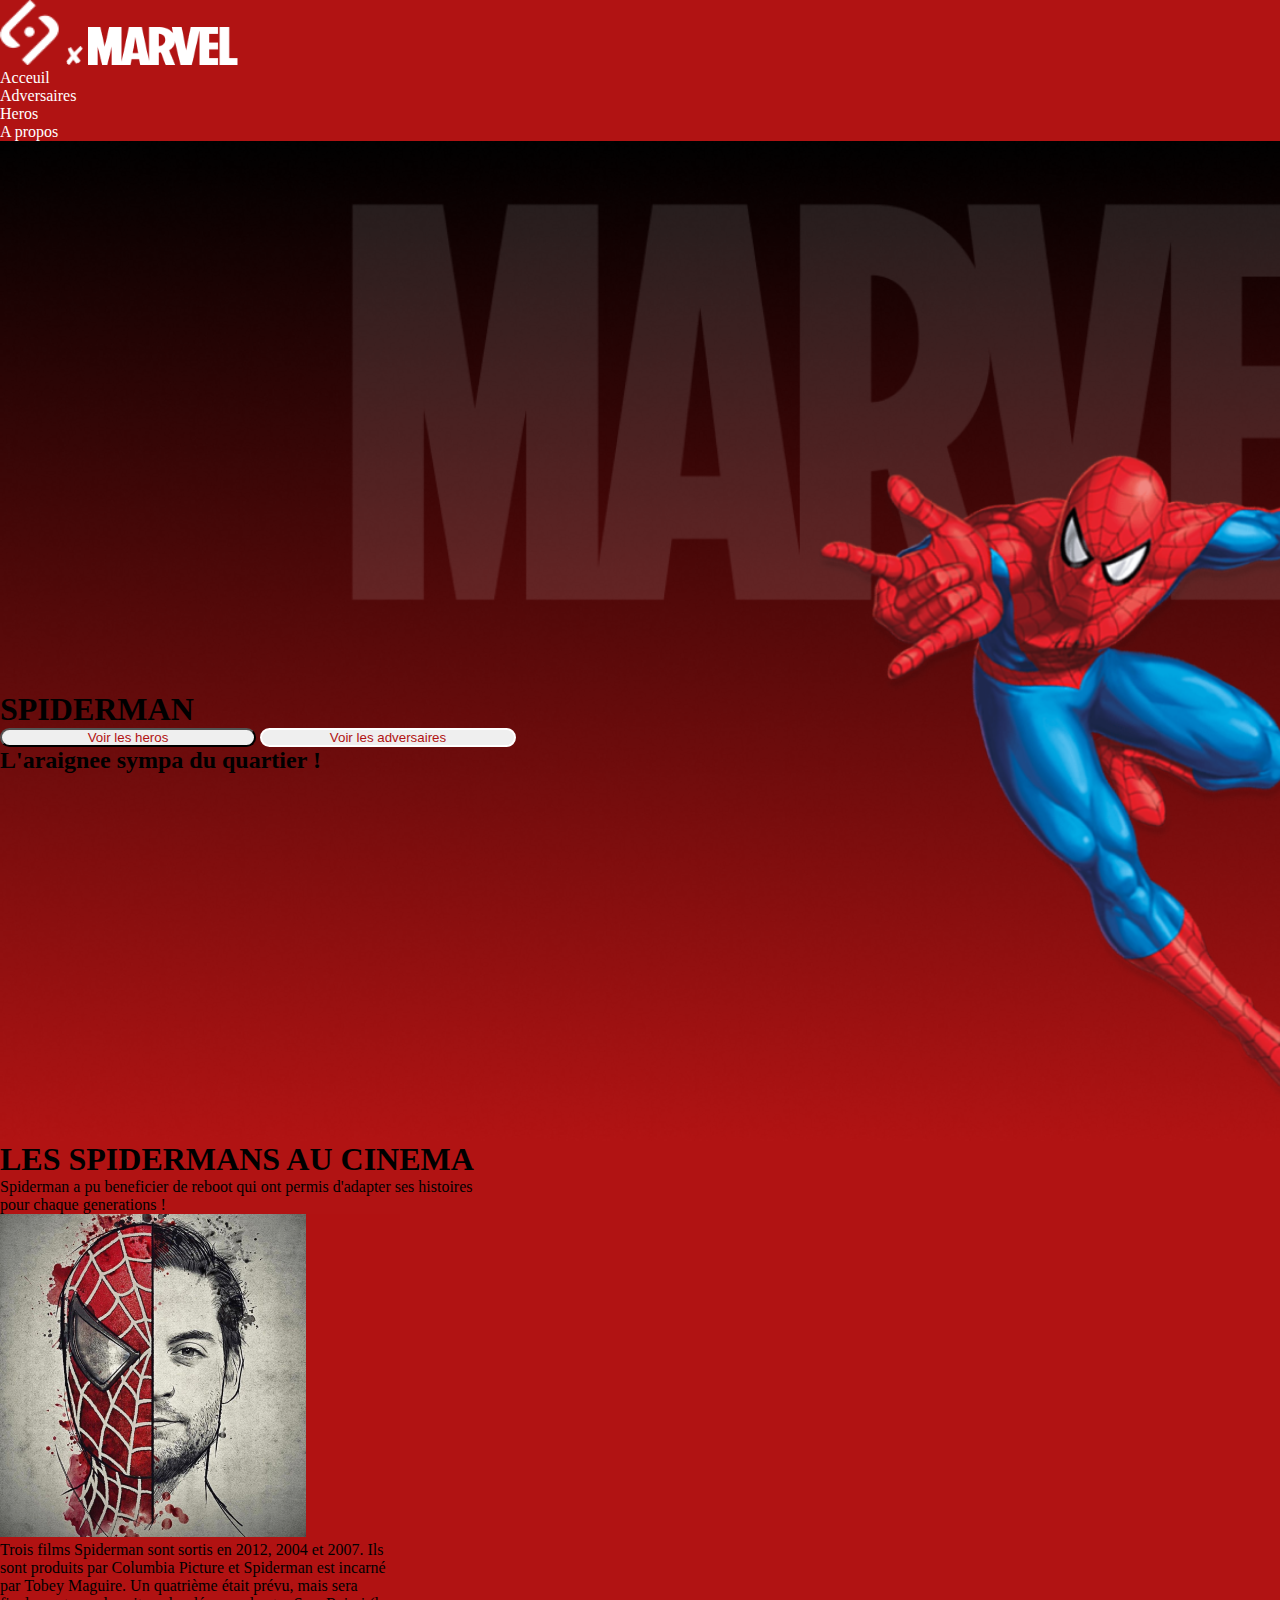
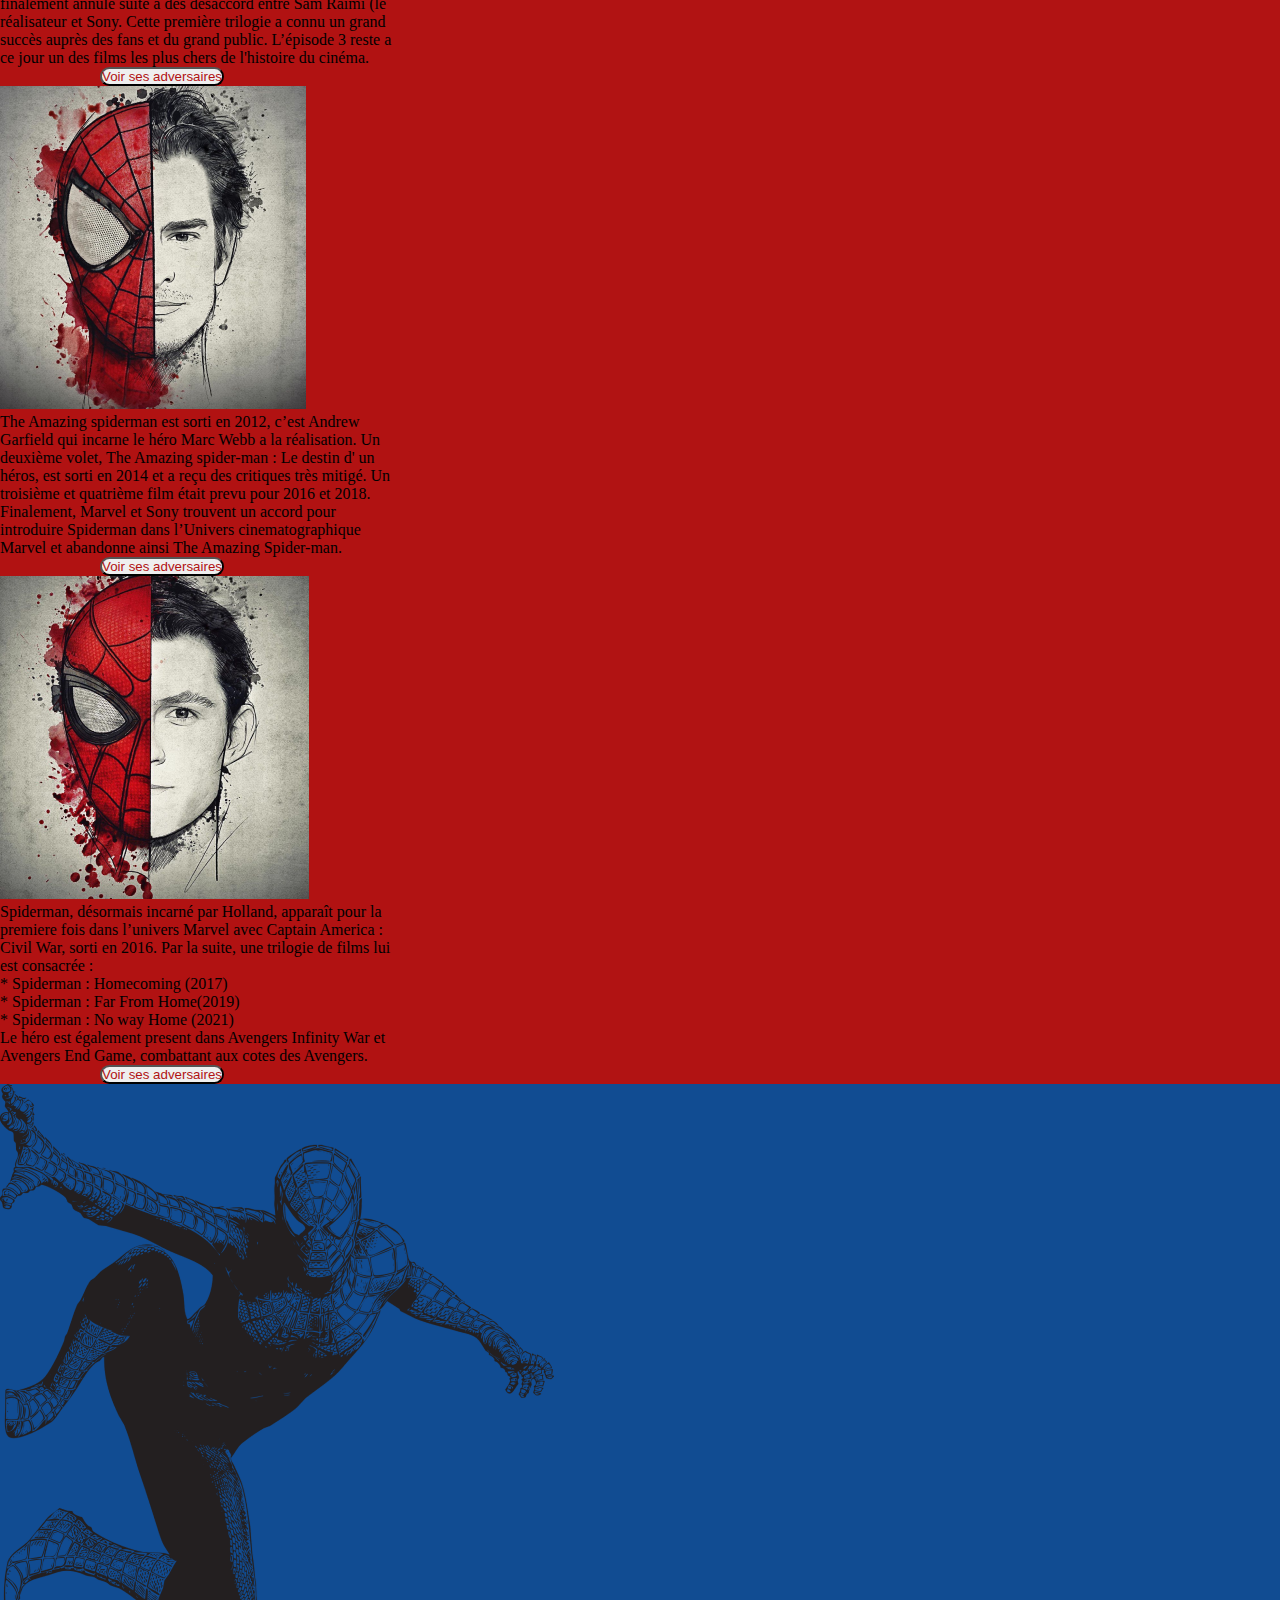
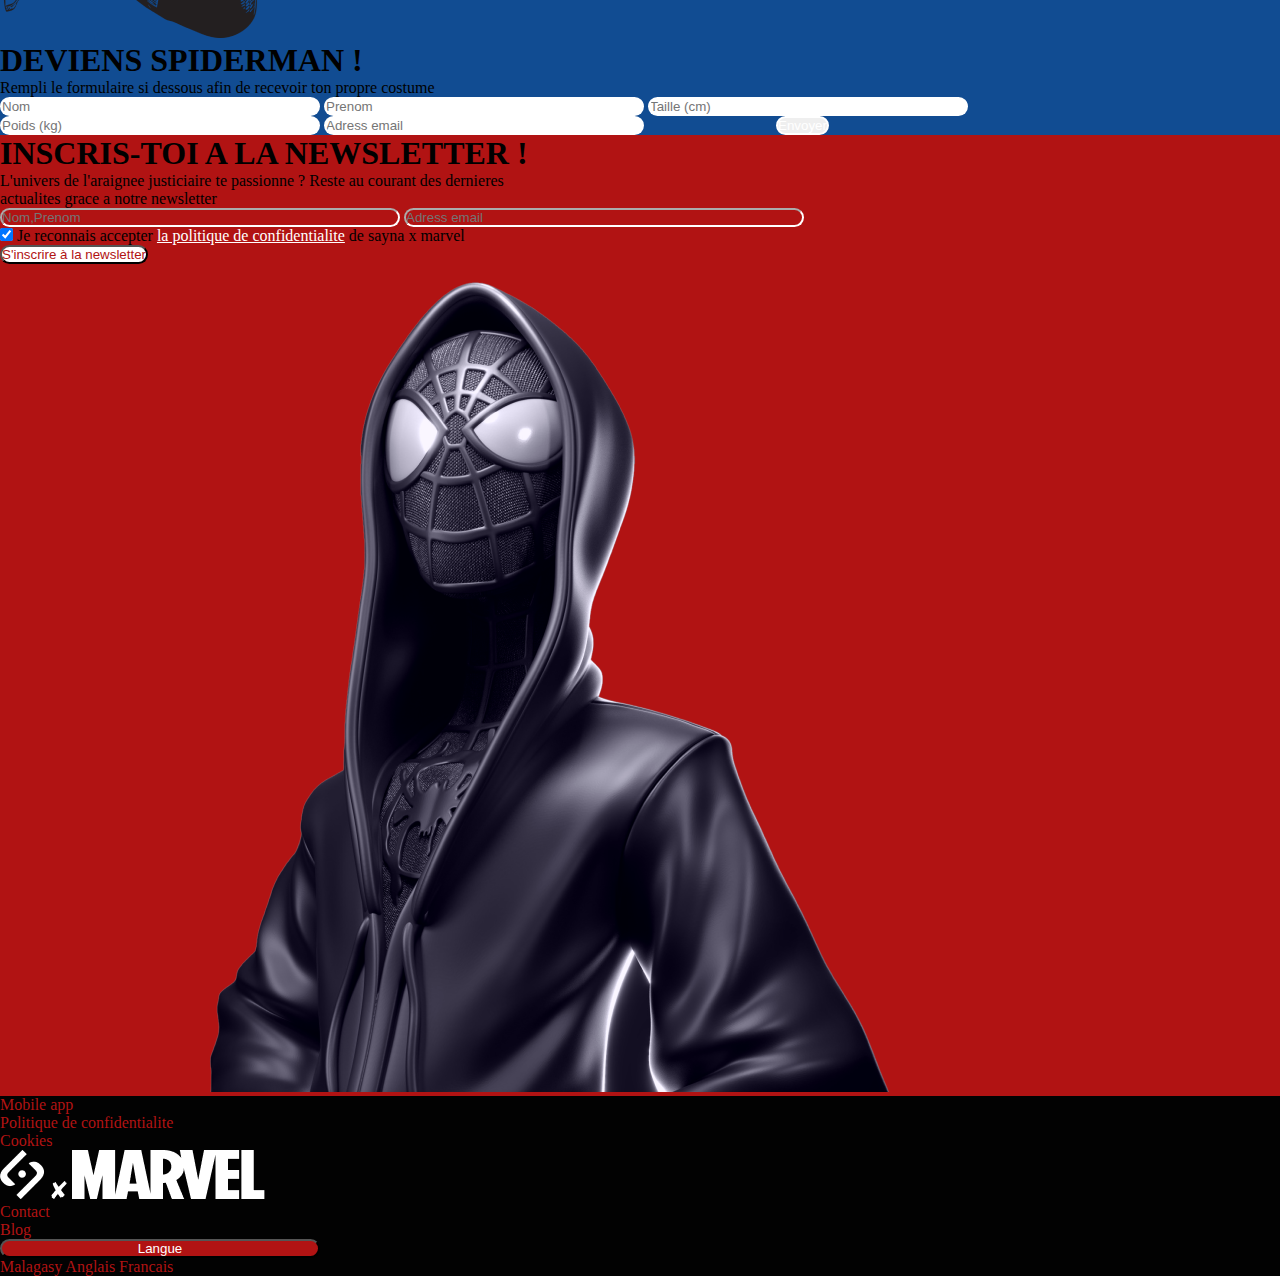
<file: index.html>
<!DOCTYPE html>
<html lang="en">
<head>
    <meta charset="UTF-8">
    <meta http-equiv="X-UA-Compatible" content="IE=edge">
    <meta name="viewport" content="width=device-width, initial-scale=1.0">
    <link href="https://cdn.jsdelivr.net/npm/bootstrap@5.1.3/dist/css/bootstrap.min.css" rel="stylesheet" integrity="sha384-1BmE4kWBq78iYhFldvKuhfTAU6auU8tT94WrHftjDbrCEXSU1oBoqyl2QvZ6jIW3" crossorigin="anonymous">
    <link rel="stylesheet" href="Assets/Css/style.css">
    <title>Home page</title>
</head>
<body>
    <nav id="navigation">
        <div class="container-fluid d-sm-flex text-center justify-content-between align-items-center py-3">
            <div class="mb-2 d-sm-flex text-center align-items-center">
                <img class="list-inline-item mx-4" style="width: 60px;" src="Assets/Logo/logo1.png" alt="logo">
                <img class="list-inline-item mx-4" style="width: 20px;" src="Assets/Logo/logo2.png" alt="logo">
                <img class="list-inline-item mx-4" style="width: 150px;" src="Assets/Logo/logo3.png" alt="logo">
            </div>
            <div class="menu pt-1">
                <ul class="list-inline m-0">
                    <li class="list-inline-item mx-4 fs-4"><a href="#"> <span class="mx-2 d-none d-md-inline">Acceuil</span></a></li>
                    <li class="list-inline-item mx-4 fs-4"><a href="adversaire.html"> <span class="mx-2 d-none d-md-inline">Adversaires</span></a></li>
                    <li class="list-inline-item mx-4 fs-4"><a href="hero.html"> <span class="mx-2 d-none d-md-inline">Heros</span></a></li>
                    <li class="list-inline-item mx-4 fs-4"><a href="apropos.html"> </i> <span class="mx-2 d-none d-md-inline">A propos</span></a></li>
                </ul>
            </div>
        </div>
    </nav>
    <main>
        <section id="spiderman">
            <div class="container mb-2 box">
                <h1 class="text-white fw-bold mb-4">SPIDERMAN</h1>
                <button type="button" class="btn btn-light py-2 fs-5 mb-4 mt-4">Voir les heros</button>
                <button type="button" class="btn py-2 fs-5 mb-4 mt-4 mx-4 opac">Voir les adversaires</button>    
                <h2 class="text-white fw-bold mb-4 mt-4">L'araignee sympa du quartier !</h2>
            </div>
        </section>
        <section id="cinema">
            <div class="container">
                <h1 class="text-white fw-bold">LES SPIDERMANS AU CINEMA</h1>
                <p class="text-white">Spiderman a pu beneficier de reboot qui ont permis d'adapter ses histoires <br>
                pour chaque generations !</p>
                <div class="row">
                    
                    <div class="col-md-4">
                        <div class="card" style="width: 25rem;">
                            <img src="Assets/Illustration/img3.png" class="card-img-top" alt="spiderman">
                            <div class="card-body">
                              <p class="card-text text-white" style="font-size: 16px;">Trois films Spiderman sont sortis en 2012, 2004 et 2007. Ils sont produits par Columbia Picture 
                                  et Spiderman est incarné par Tobey Maguire. Un quatrième était prévu, mais sera finalement annule suite a des 
                                  désaccord entre Sam Raimi (le réalisateur et Sony. Cette première trilogie a connu un grand succès auprès des 
                                  fans et du grand public. L’épisode 3 reste a ce jour un des films les plus chers de l'histoire du cinéma.</p>
                                  <button type="button" class="btn btn-light py-2 fs-5 mt-6 button-card">Voir ses adversaires</button>
                             </div>
                          </div>
                    </div>
                    <div class="col-md-4">
                        <div class="card" style="width: 25rem;">
                            <img src="Assets/Illustration/img2.png" class="card-img-top" alt="spiderman">
                            <div class="card-body">
                              <p class="card-text text-white">The Amazing spiderman est sorti en 2012, c’est Andrew Garfield qui incarne le héro
                                Marc Webb a la réalisation. Un deuxième volet, The Amazing spider-man : Le destin d' un héros,
                                est sorti en 2014 et a reçu des critiques très mitigé. Un troisième et quatrième film était prevu
                                 pour 2016 et 2018. Finalement, Marvel et Sony trouvent un accord pour introduire Spiderman dans
                                 l’Univers cinematographique Marvel et abandonne ainsi The Amazing Spider-man.</p>
                                 <button type="button" class="btn btn-light py-2 fs-5 mt-2 button-card">Voir ses adversaires</button>
                            </div>
                          </div>
                    </div>
                    <div class="col-md-4">
                        <div class="card" style="width: 25rem;">
                            <img src="Assets/Illustration/img4.png" class="card-img-top" alt="spiderman">
                            <div class="card-body">
                              <p class="card-text text-white">Spiderman, désormais incarné par Holland, apparaît pour la premiere fois dans l’univers 
                                  Marvel avec Captain America : Civil War, sorti en 2016. Par la suite, une trilogie de films lui est consacrée : <br>
                                 * Spiderman : Homecoming (2017) <br>
                                 * Spiderman : Far From Home(2019) <br>
                                 * Spiderman : No way Home (2021) <br>
                                Le héro est également present dans Avengers Infinity War et Avengers End Game, combattant aux cotes des Avengers.</p>
                                <button type="button" class="btn btn-light py-2 fs-5 button-card">Voir ses adversaires</button>
                            </div>
                          </div>
                    </div>
                </div>
            </div>
        </section>
        <section id="formulaire">
            <div class="conteneur">
                <div class="row">
                    <div class="col-md-6">
                        <img src="Assets/Illustration/img5.png" alt="spiderman">
                    </div>
                    <div class="col-md-6">
                        <h1 class="text-white mt-4">DEVIENS SPIDERMAN !</h1>
                        <p class="text-white">Rempli le formulaire si dessous afin de recevoir ton propre costume</p>
                        <form>
                            <input type="text" class="form-control mt-3 form" placeholder="Nom">
                            <input type="text" class="form-control mt-3 form" placeholder="Prenom">
                            <input type="text" class="form-control mt-3 form" placeholder="Taille (cm)">
                            <input type="text" class="form-control mt-3 form" placeholder="Poids (kg)">
                            <input type="text" class="form-control mt-3 form" placeholder="Adress email">
                            <button type="button" class="btn py-6 px-4 fs-5 mb-4 mt-4 envoyer">Envoyer</button> 
                          </form>
                    </div>
                </div>
            </div>
        </section>
        <section id="newsletter">
            <div class="container box">
                <div class="row">
                    <div class="col-md-6">
                        <h1 class="text-white">INSCRIS-TOI A LA NEWSLETTER !</h1>
                        <p class="text-white">L'univers de l'araignee justiciaire te passionne ? Reste au courant des dernieres <br>
                        actualites grace a notre newsletter</p>
                        <form>
                            <input type="text" class="form-control mt-3 letterform" placeholder="Nom,Prenom ">
                            <input type="text" class="form-control mt-3 letterform" placeholder="Adress email">
                            <div class="form-check mt-4">
                                <input class="form-check-input" type="checkbox" id="check1" name="option1" value="something" checked>
                                <label class="form-check-label text-white">Je reconnais accepter <a href="#">la politique de confidentialite</a>
                                de sayna x marvel</label>
                              </div> 
                            <button type="button" class="btn py-6 px-4 fs-5 mb-4 mt-4 envoyer">S'inscrire à la newsletter</button>
                        </form>
                    </div>
                    <div class="col-md-6">
                        <img src="Assets/Illustration/img6.png" alt="spiderman">
                    </div>
                </div>
            </div>
        </section>
    </main>
    <footer >
        <div class="container">
            <div class="row d-none d-md-block text-center pt-4">
                <div class="col-md-12 d-flex justify-content-between align-items-center">
                    <ul class="list-inline m-2">
                        <li class="list-inline-item justify-content-between"><a href="#">Mobile app</a></li>
                        <li class="list-inline-item justify-content-between"><a href="#">Politique de confidentialite</a></li>
                        <li class="list-inline-item justify-content-between"><a href="#">Cookies</a></li>
                    </ul>
                    <div class="logo">
                        <img src="Assets/Logo/logo1.png" alt="sayna">
                        <img src="Assets/Logo/logo2.png" alt="sayna">
                        <img src="Assets/Logo/logo3.png" alt="marvel">
                    </div>
                    <ul class="list-inline m-2">
                        <li class="list-inline-item"><a href="#">Contact</a></li>
                        <li class="list-inline-item"><a href="#">Blog</a></li>
                    </ul>
                    <div class="derouler">
                        <div class="btn-group">
                            <button type="button" class="btn dropdown-toggle dropdown" data-bs-toggle="dropdown">Langue</button>
                            <div class="dropdown-menu">
                              <a class="dropdown-item" href="#">Malagasy</a>
                              <a class="dropdown-item" href="#">Anglais</a>
                              <a class="dropdown-item" href="#">Francais</a>
                            </div>
                          </div>
                    </div>
                </div>
            </div>
        </div>
    </footer>
</body>
</html>
</file>
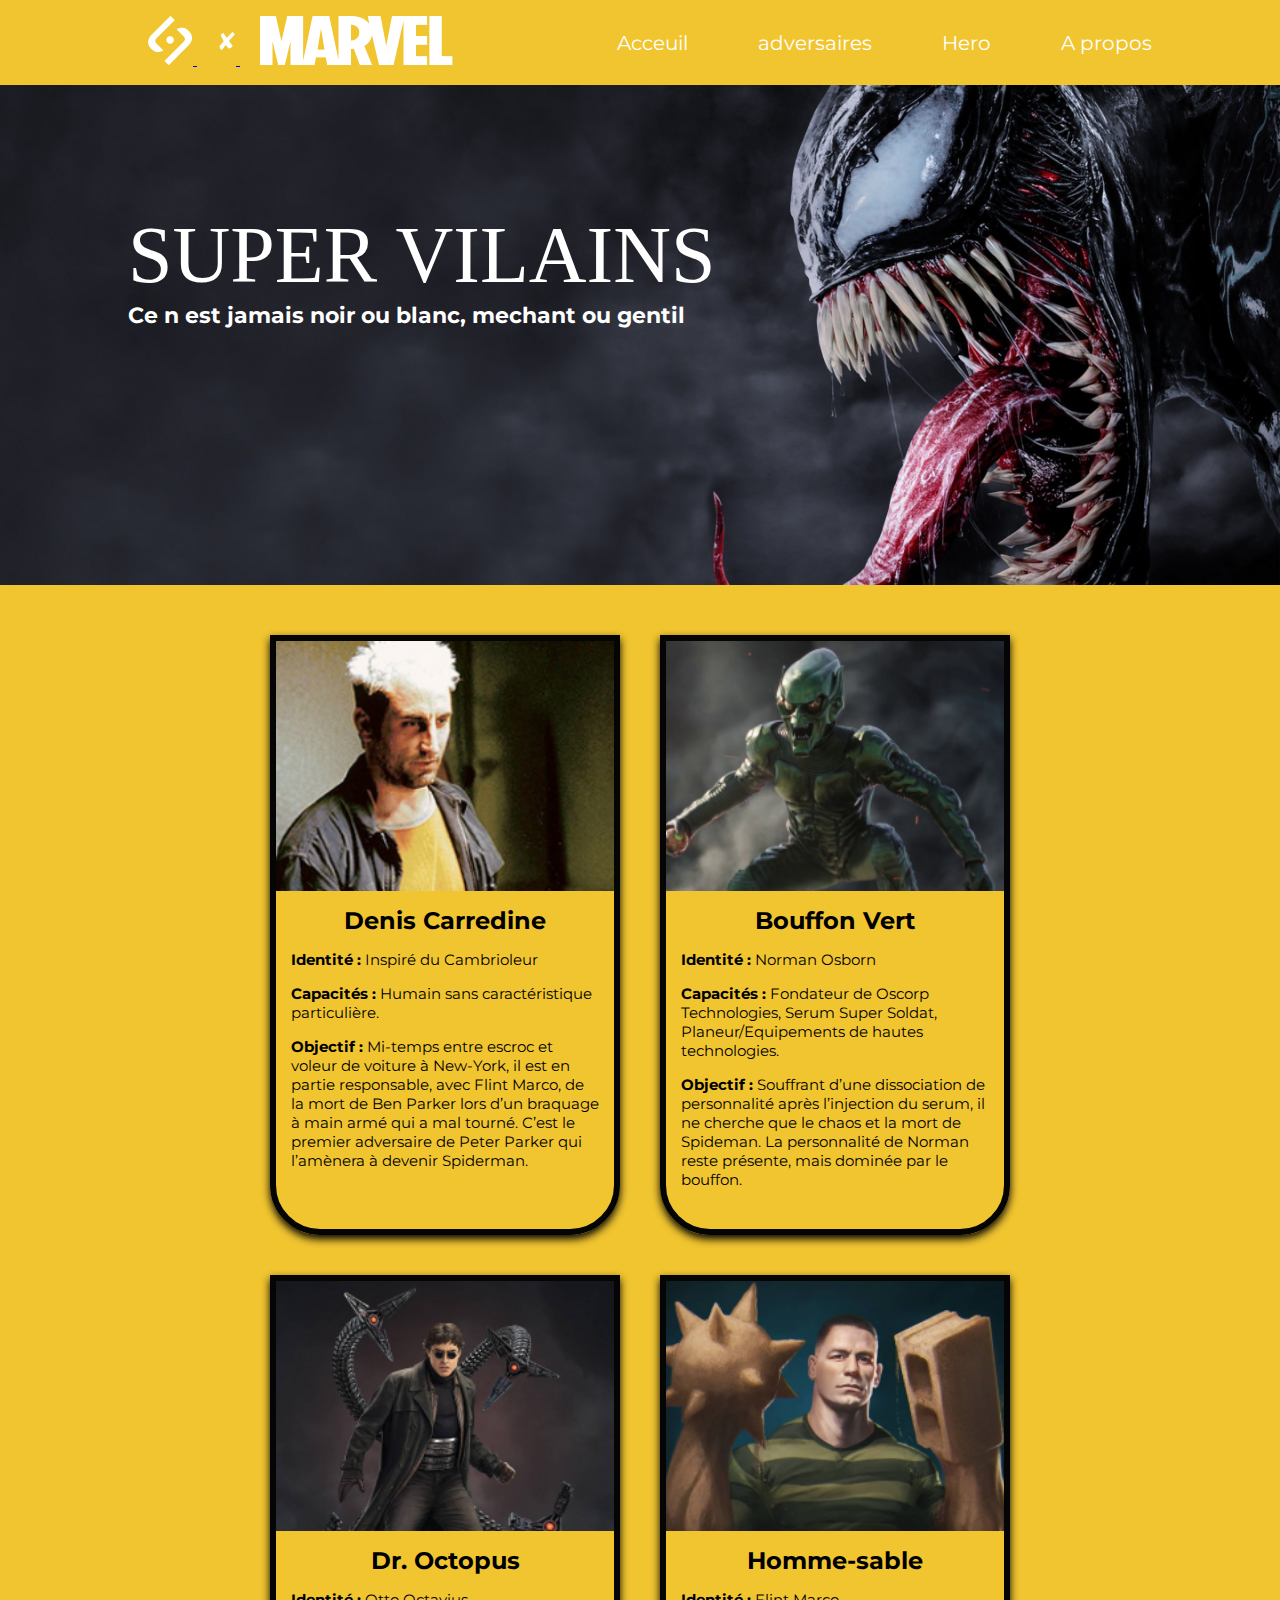
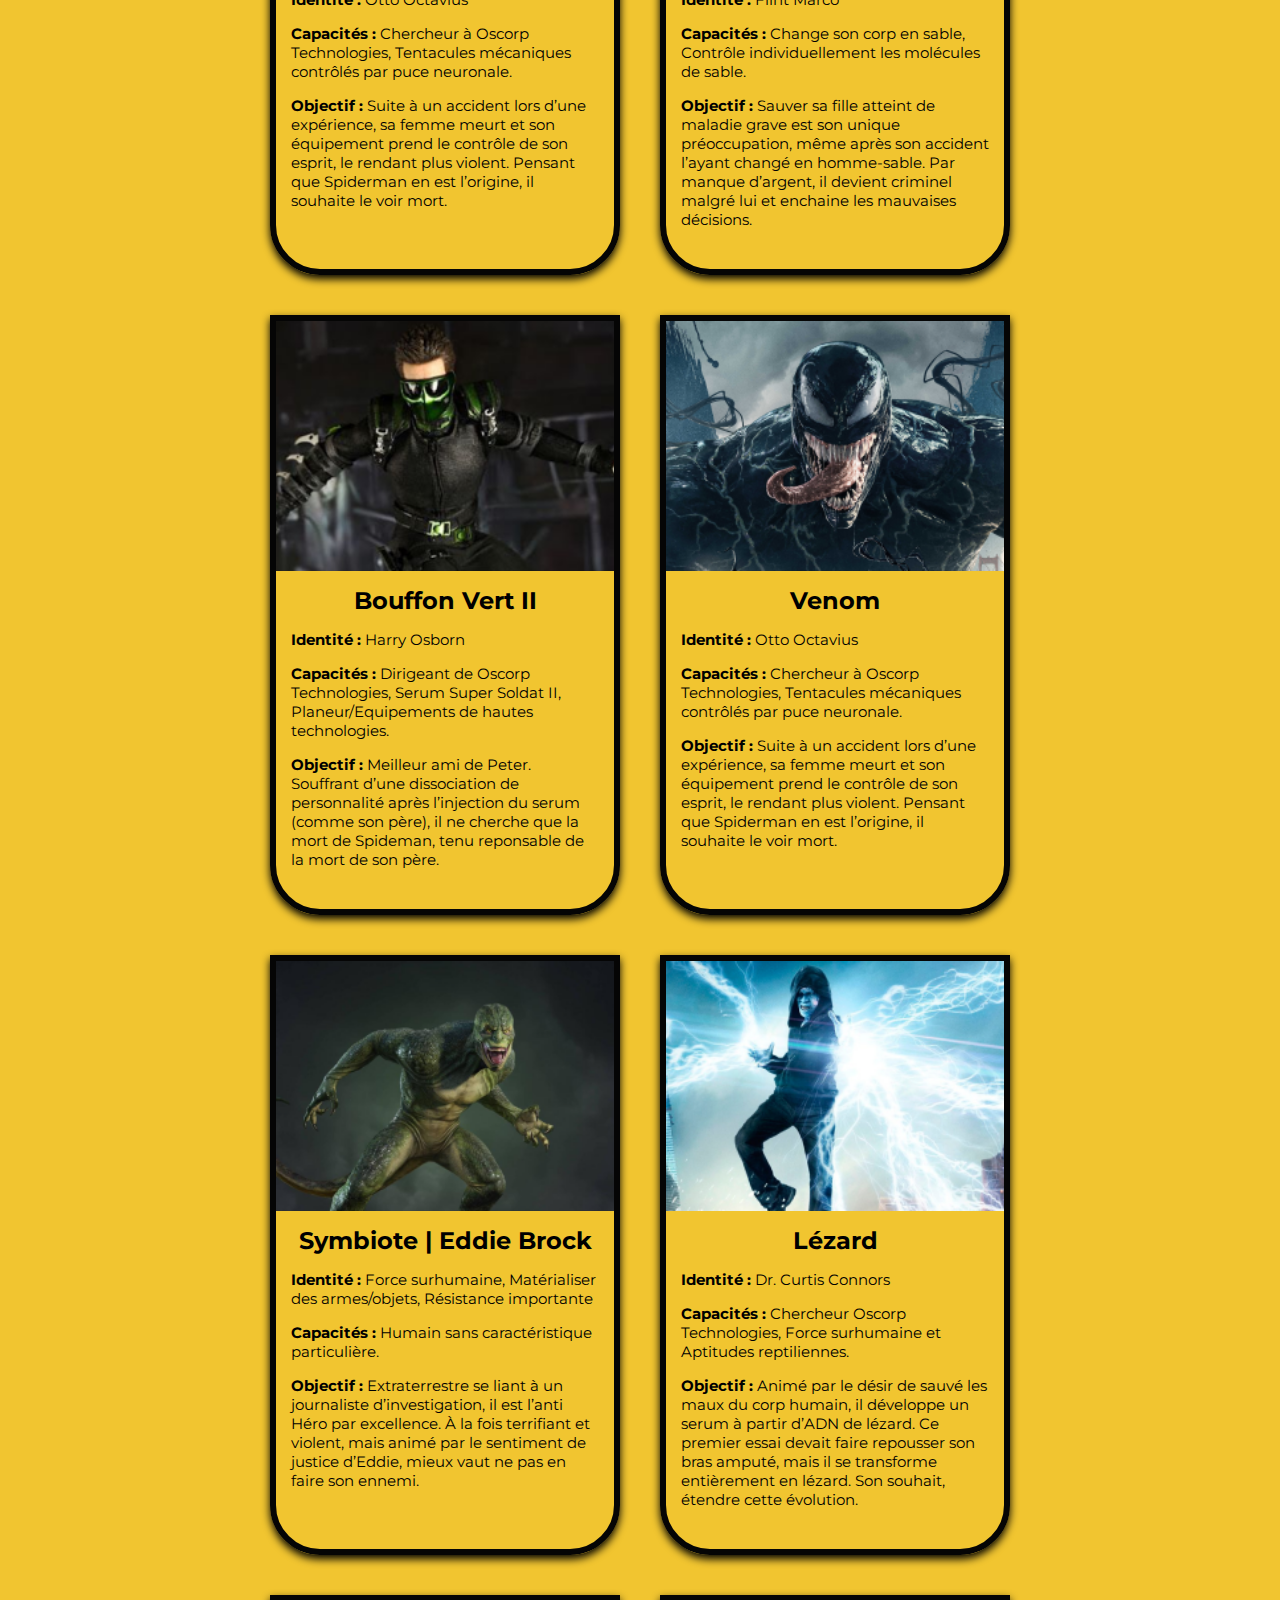
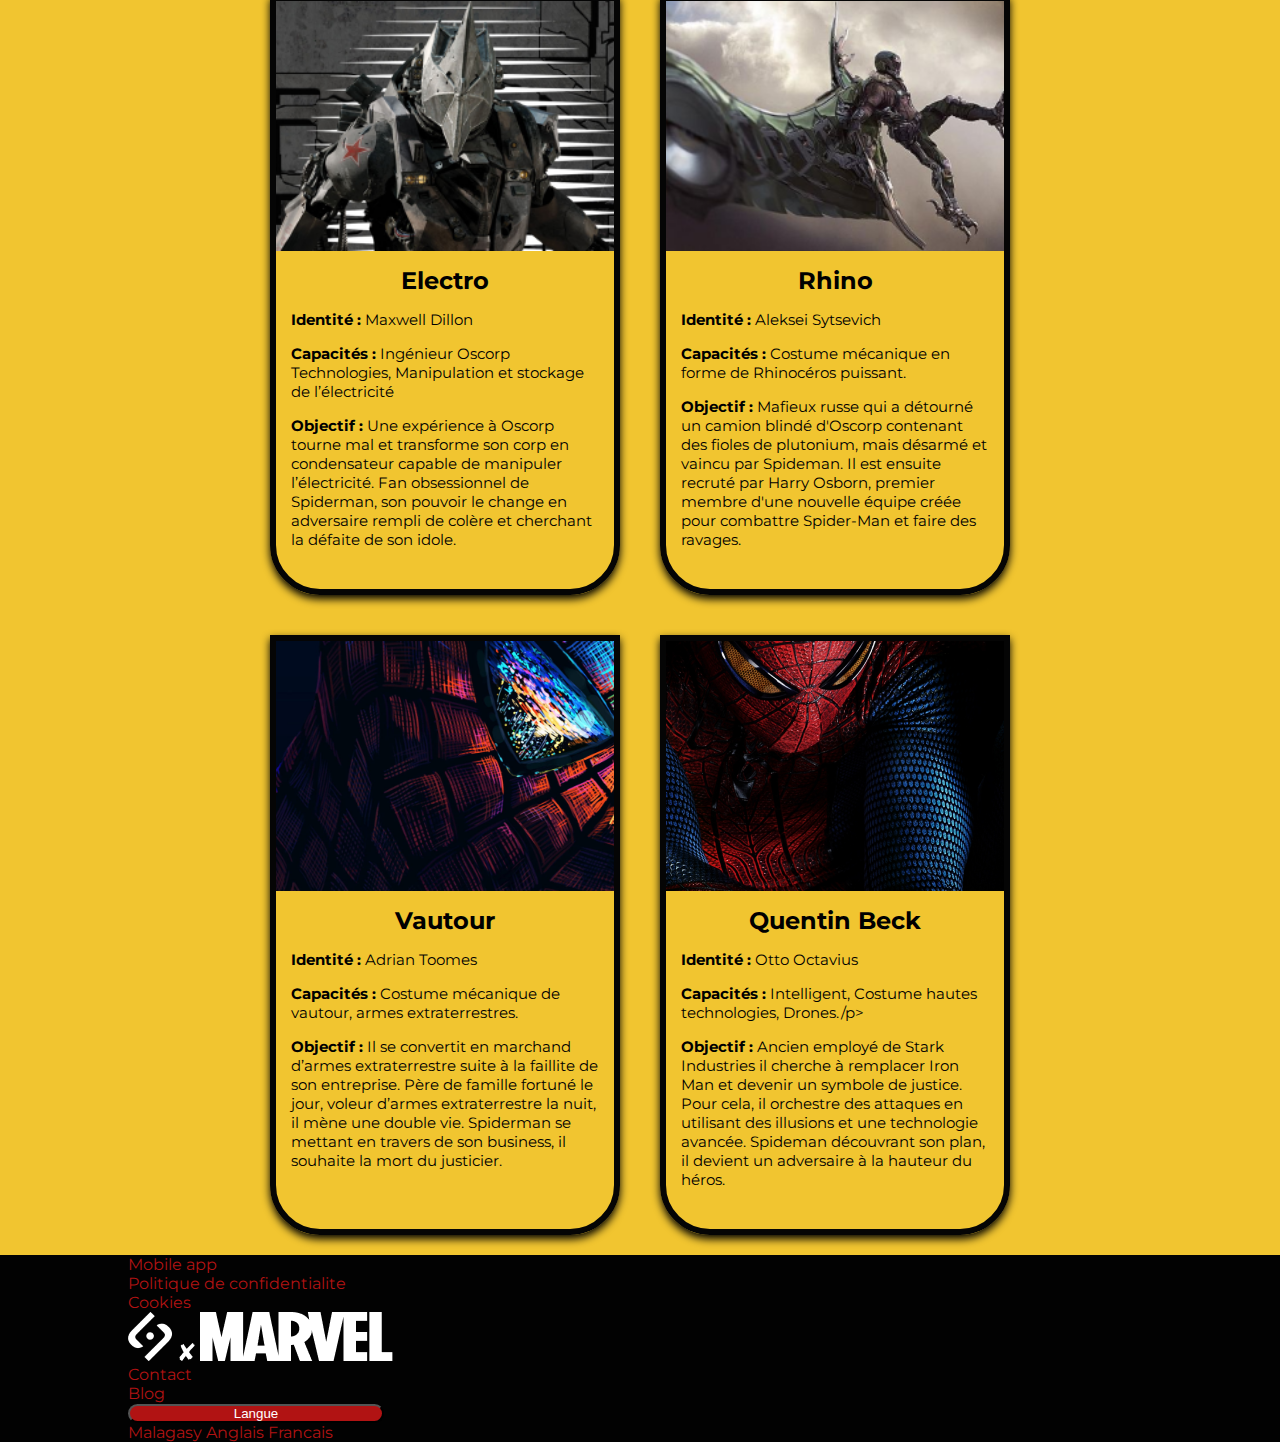
<file: adversaire.html>
<!DOCTYPE html>
<html lang="en">
<head>
    <meta charset="UTF-8">
    <meta http-equiv="X-UA-Compatible" content="IE=edge">
    <link rel="stylesheet" href="Assets/Css/adversaire.css">
    
    <meta name="viewport" content="width=device-width, initial-scale=1.0">
    <title>Adversaires</title>

</head>
<body>
    <header>
        <nav>
            <div class="conteneur navbar">
                <div class="brand">
                    <a href="#">
                        <img src="./Assets/Logo/logo1.png" alt="sayna">
                        <img  src="./Assets/Logo/logo2.png" alt="">
                        <img src="./Assets/Logo/logo3.png" alt="marvel">
                    </a>
                    
                </div>
                <div class="menu">
                    <ul>
                        <li><a href="index.html">Acceuil</a></li>
                        <li><a href="#">adversaires</a></li>
                        <li><a href="hero.html">Hero</a></li>
                        <li><a href="apropos.html">A propos</a></li>
                    </ul>
                </div>
            </div>
        </nav>
    </header>
    <section id="hero">
        <div class="conteneur box">
            <h1 class="titre">SUPER VILAINS</h1>
            <p class="description">Ce n est jamais noir ou blanc, mechant ou gentil</p>
        </div>
    </section>
    <section id="card-section">
        <div class="conteneur">
            <div class="card">
                <div class="card-hero">
                    <div class="card-image card-image1"></div>
                    <h2 class="card-title">Denis Carredine</h2>
                    <div class="card-content">
                        <p> <span>Identité : </span>Inspiré du Cambrioleur </p>
                        <p><span>Capacités : </span>Humain sans caractéristique particulière.</p>
                        <p><span>Objectif : </span> Mi-temps entre escroc et voleur de voiture à New-York, il est en partie responsable, 
                            avec Flint Marco, de la mort de Ben Parker lors d’un braquage à main armé qui a mal tourné. C’est le premier 
                            adversaire de Peter Parker qui l’amènera à devenir Spiderman.</p> 
                    </div>
                </div>
                <div class="card-hero">
                    <div class="card-image card-image2"></div>
                    <h2 class="card-title">Bouffon Vert</h2>
                    <div class="card-content">
                        <p> <span>Identité : </span>Norman Osborn </p>
                        <p><span>Capacités :  </span> Fondateur de Oscorp Technologies, Serum Super Soldat, Planeur/Equipements de hautes technologies.</p>
                        <p><span>Objectif : </span> Souffrant d’une dissociation de personnalité après l’injection du serum, il ne cherche que le chaos
                             et la mort de Spideman. La personnalité de Norman reste présente, mais dominée par le bouffon. </p> 
                    </div>
                </div>
                <div class="card-hero">
                    <div class="card-image card-image3"></div>
                    <h2 class="card-title">Dr. Octopus</h2>
                    <div class="card-content">
                        <p> <span>Identité : </span>Otto Octavius </p>
                        <p><span>Capacités :  </span>Chercheur à Oscorp Technologies, Tentacules mécaniques contrôlés par puce neuronale.</p>
                        <p><span>Objectif :  </span>Suite à un accident lors d’une expérience, sa femme meurt et son équipement prend le contrôle
                             de son esprit, le rendant plus violent. Pensant que Spiderman en est l’origine, il souhaite le voir mort. </p> 
                    </div>
                </div>
                <div class="card-hero">
                    <div class="card-image card-image4"></div>
                    <h2 class="card-title">Homme-sable</h2>
                    <div class="card-content">
                        <p> <span>Identité : </span>Flint Marco</p>
                        <p><span>Capacités : </span>Change son corp en sable, Contrôle individuellement les molécules de sable.</p>
                        <p><span>Objectif : </span> Sauver sa fille atteint de  maladie grave est son unique préoccupation, même après son accident 
                            l’ayant changé en homme-sable. Par manque d’argent, il devient criminel malgré lui et enchaine les mauvaises décisions.</p> 
                    </div>
                </div>
                <div class="card-hero">
                    <div class="card-image card-image5"></div>
                    <h2 class="card-title">Bouffon Vert II</h2>
                    <div class="card-content">
                        <p> <span>Identité : </span>Harry Osborn</p>
                        <p><span>Capacités :  </span> Dirigeant de Oscorp Technologies, Serum Super Soldat II, Planeur/Equipements de hautes technologies.</p>
                        <p><span>Objectif : </span> Meilleur ami de Peter. Souffrant d’une dissociation de personnalité après l’injection du serum 
                            (comme son père), il ne cherche que la mort de Spideman, tenu reponsable de la mort de son père. </p> 
                    </div>
                </div>
                <div class="card-hero">
                    <div class="card-image card-image6"></div>
                    <h2 class="card-title">Venom</h2>
                    <div class="card-content">
                        <p> <span>Identité : </span>Otto Octavius </p>
                        <p><span>Capacités :  </span>Chercheur à Oscorp Technologies, Tentacules mécaniques contrôlés par puce neuronale.</p>
                        <p><span>Objectif :  </span>Suite à un accident lors d’une expérience, sa femme meurt et son équipement prend le contrôle
                             de son esprit, le rendant plus violent. Pensant que Spiderman en est l’origine, il souhaite le voir mort. </p> 
                    </div>
                </div>
                <div class="card-hero">
                    <div class="card-image card-image7"></div>
                    <h2 class="card-title">Symbiote | Eddie Brock</h2>
                    <div class="card-content">
                        <p> <span>Identité : </span>Force surhumaine, Matérialiser des armes/objets, Résistance importante</p>
                        <p><span>Capacités : </span>Humain sans caractéristique particulière.</p>
                        <p><span>Objectif : </span> Extraterrestre se liant à un journaliste d’investigation, il est l’anti Héro par excellence. À la fois 
                            terrifiant et violent, mais animé par le sentiment de justice d’Eddie, mieux vaut ne pas en faire son ennemi.</p> 
                    </div>
                </div>
                <div class="card-hero">
                    <div class="card-image card-image8"></div>
                    <h2 class="card-title">Lézard</h2>
                    <div class="card-content">
                        <p> <span>Identité : </span>Dr. Curtis Connors</p>
                        <p><span>Capacités :  </span> Chercheur Oscorp Technologies, Force surhumaine et Aptitudes reptiliennes.</p>
                        <p><span>Objectif : </span> Animé par le désir de sauvé les maux du corp humain, il développe un serum à partir d’ADN de lézard. 
                            Ce premier essai devait faire repousser son bras amputé, mais il se transforme entièrement en lézard. Son souhait, étendre 
                            cette évolution.</p> 
                    </div>
                </div>
                <div class="card-hero">
                    <div class="card-image card-image9"></div>
                    <h2 class="card-title">Electro</h2>
                    <div class="card-content">
                        <p> <span>Identité : </span>Maxwell Dillon </p>
                        <p><span>Capacités :  </span>Ingénieur Oscorp Technologies, Manipulation et stockage de l’électricité</p>
                        <p><span>Objectif :  </span>Une expérience à Oscorp tourne mal et transforme son corp en condensateur capable de manipuler
                             l’électricité. Fan obsessionnel de Spiderman, son pouvoir le change en adversaire rempli de colère et cherchant la défaite 
                             de son idole.</p> 
                    </div>
                </div>
                <div class="card-hero">
                    <div class="card-image card-image10"></div>
                    <h2 class="card-title">Rhino</h2>
                    <div class="card-content">
                        <p> <span>Identité : </span>Aleksei Sytsevich</p>
                        <p><span>Capacités : </span>Costume mécanique en forme de Rhinocéros puissant.</p>
                        <p><span>Objectif : </span>  Mafieux russe qui a détourné un camion blindé d'Oscorp contenant des fioles de plutonium, mais 
                            désarmé et vaincu par Spideman. Il est ensuite recruté par Harry Osborn, premier membre d'une nouvelle équipe créée pour 
                            combattre Spider-Man et faire des ravages.</p> 
                    </div>
                </div>
                <div class="card-hero">
                    <div class="card-image card-image12"></div>
                    <h2 class="card-title">Vautour</h2>
                    <div class="card-content">
                        <p> <span>Identité : </span>Adrian Toomes</p>
                        <p><span>Capacités :  </span> Costume mécanique de vautour, armes extraterrestres.</p>
                        <p><span>Objectif : </span> Il se convertit en marchand d’armes extraterrestre suite à la faillite de son entreprise.  Père de
                             famille fortuné le jour, voleur d’armes extraterrestre la nuit, il mène une double vie. Spiderman se mettant en travers 
                             de son business, il souhaite la mort du justicier. </p> 
                    </div>
                </div>
                <div class="card-hero">
                    <div class="card-image card-image13"></div>
                    <h2 class="card-title">Quentin Beck</h2>
                    <div class="card-content">
                        <p> <span>Identité : </span>Otto Octavius </p>
                        <p><span>Capacités :  </span>Intelligent, Costume hautes technologies, Drones./p>
                        <p><span>Objectif :  </span>Ancien employé de Stark Industries il cherche à remplacer Iron Man et devenir un symbole de justice. 
                            Pour cela, il orchestre des attaques en utilisant des illusions et une technologie avancée. Spideman découvrant son plan, 
                            il devient un adversaire à la hauteur du héros.</p> 
                    </div>
                </div>
            </div>
        </div>
    </section>
    <footer >
        <div class="conteneur">
            <div class="row d-none d-md-block text-center pt-4">
                <div class="col-md-12 d-flex justify-content-between align-items-center">
                    <ul class="list-inline m-2">
                        <li class="list-inline-item justify-content-between"><a href="#">Mobile app</a></li>
                        <li class="list-inline-item justify-content-between"><a href="#">Politique de confidentialite</a></li>
                        <li class="list-inline-item justify-content-between"><a href="#">Cookies</a></li>
                    </ul>
                    <div class="logo">
                        <img src="Assets/Logo/logo1.png" alt="sayna">
                        <img src="Assets/Logo/logo2.png" alt="sayna">
                        <img src="Assets/Logo/logo3.png" alt="marvel">
                    </div>
                    <ul class="list-inline m-2">
                        <li class="list-inline-item"><a href="#">Contact</a></li>
                        <li class="list-inline-item"><a href="#">Blog</a></li>
                    </ul>
                    <div class="derouler">
                        <div class="btn-group">
                            <button type="button" class="btn dropdown-toggle dropdown" data-bs-toggle="dropdown">Langue</button>
                            <div class="dropdown-menu">
                              <a class="dropdown-item" href="#">Malagasy</a>
                              <a class="dropdown-item" href="#">Anglais</a>
                              <a class="dropdown-item" href="#">Francais</a>
                            </div>
                          </div>
                    </div>
                </div>
            </div>
        </div>
    </footer>
</body>
</html>
</file>
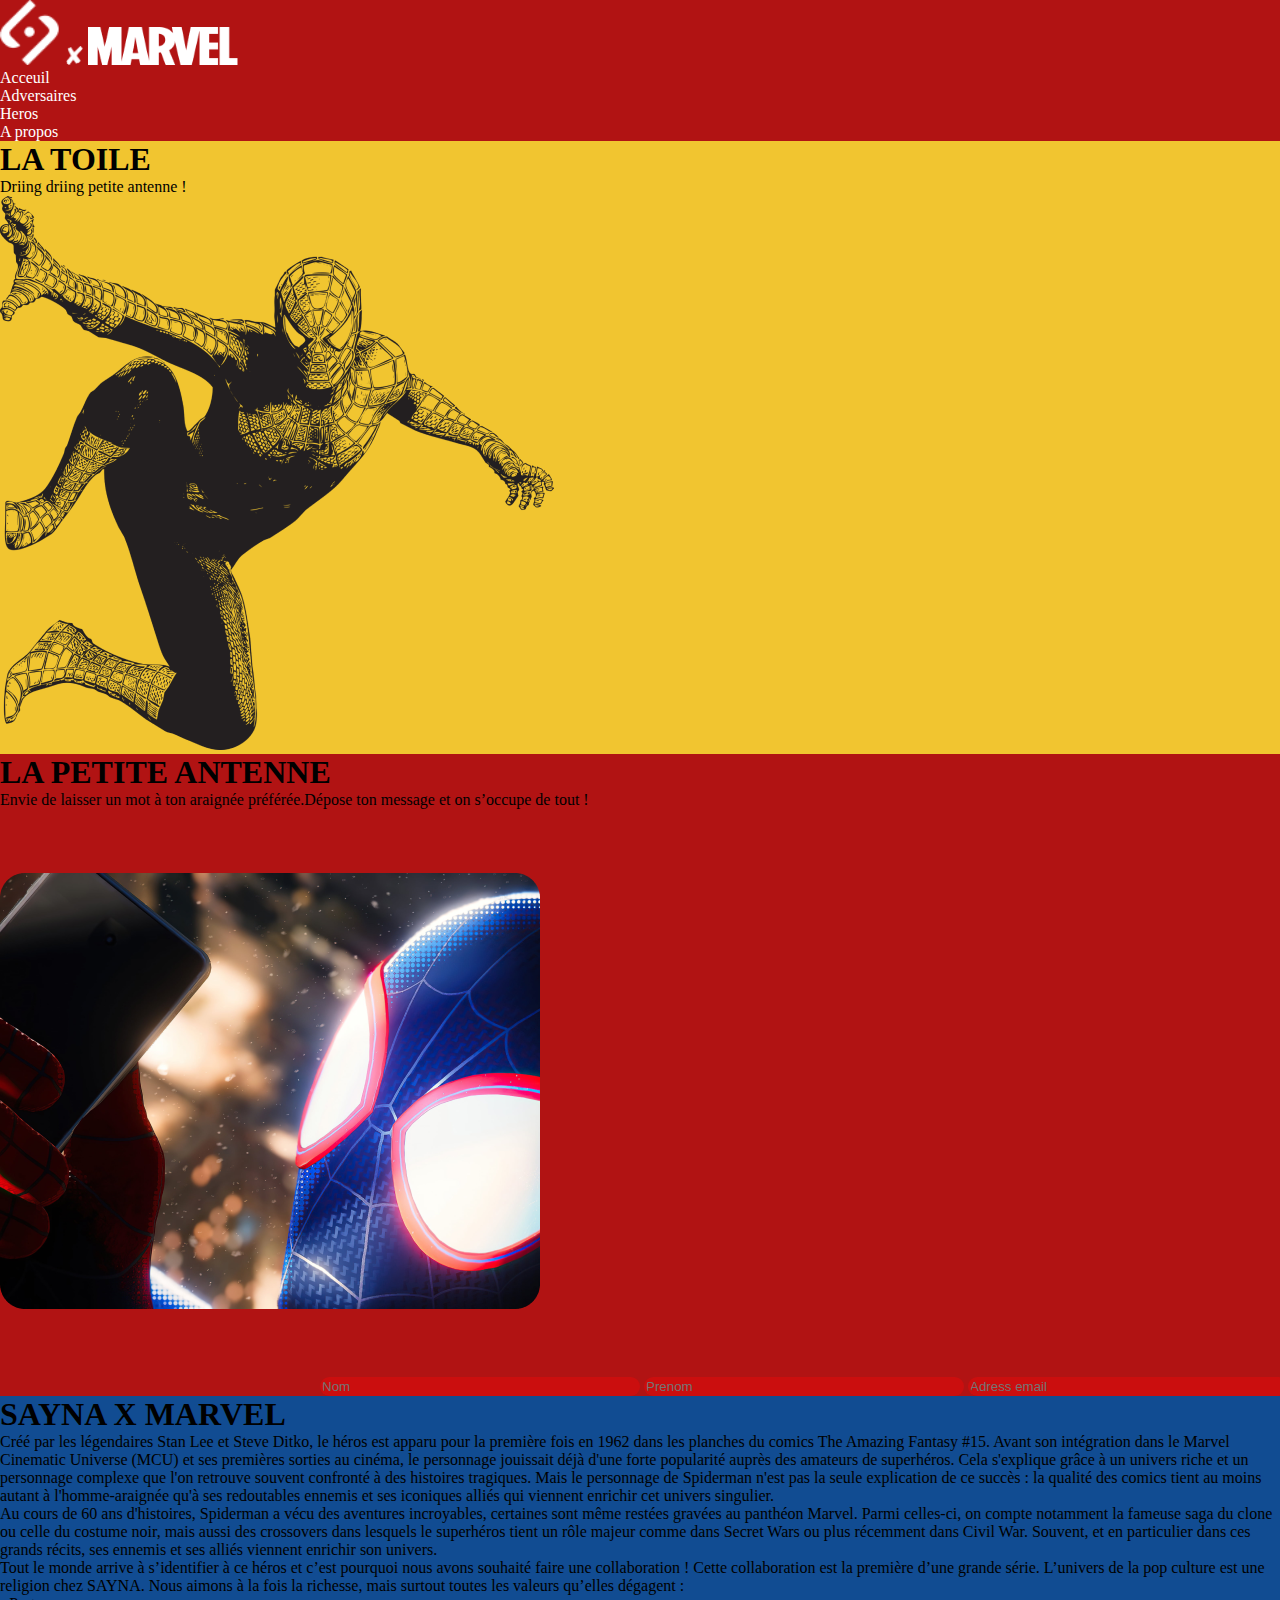
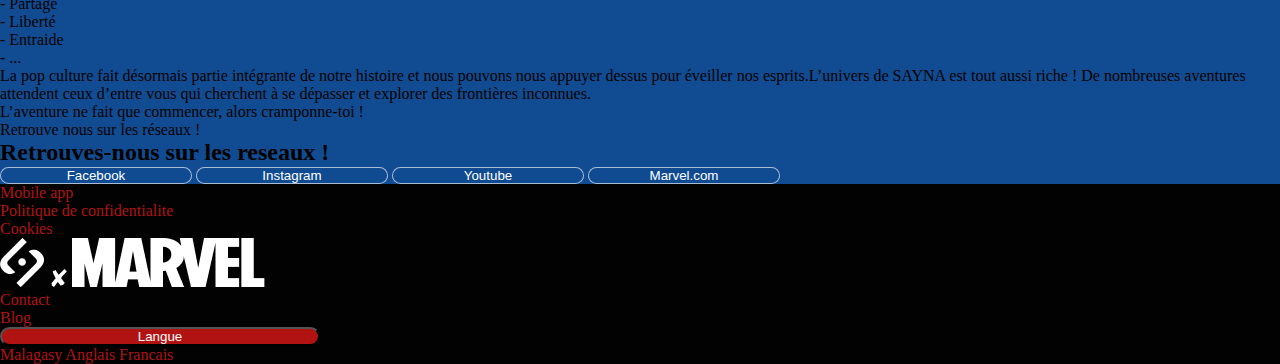
<file: apropos.html>
<!DOCTYPE html>
<html lang="en">
<head>
    <meta charset="UTF-8">
    <meta http-equiv="X-UA-Compatible" content="IE=edge">
    <meta name="viewport" content="width=device-width, initial-scale=1.0">
    <link href="https://cdn.jsdelivr.net/npm/bootstrap@5.1.3/dist/css/bootstrap.min.css" rel="stylesheet" integrity="sha384-1BmE4kWBq78iYhFldvKuhfTAU6auU8tT94WrHftjDbrCEXSU1oBoqyl2QvZ6jIW3" crossorigin="anonymous">
    <link rel="stylesheet" href="Assets/Css/style.css">
    <link rel="stylesheet" href="Assets/Css/apropos.css">
    <title>Home page</title>
</head>
<body>
    <nav id="navigation">
        <div class="container-fluid d-sm-flex text-center justify-content-between align-items-center py-3">
            <div class="mb-2 d-sm-flex text-center align-items-center">
                <img class="list-inline-item mx-4" style="width: 60px;" src="Assets/Logo/logo1.png" alt="logo">
                <img class="list-inline-item mx-4" style="width: 20px;" src="Assets/Logo/logo2.png" alt="logo">
                <img class="list-inline-item mx-4" style="width: 150px;" src="Assets/Logo/logo3.png" alt="logo">
            </div>
            <div class="menu pt-1">
                <ul class="list-inline m-0">
                    <li class="list-inline-item mx-4 fs-4"><a href="index.html"> <span class="mx-2 d-none d-md-inline">Acceuil</span></a></li>
                    <li class="list-inline-item mx-4 fs-4"><a href="adversaire.html"> <span class="mx-2 d-none d-md-inline">Adversaires</span></a></li>
                    <li class="list-inline-item mx-4 fs-4"><a href="hero.html"> <span class="mx-2 d-none d-md-inline">Heros</span></a></li>
                    <li class="list-inline-item mx-4 fs-4"><a href="#"> </i> <span class="mx-2 d-none d-md-inline">A propos</span></a></li>
                </ul>
            </div>
        </div>
    </nav>
    <main>
        <section id="latoile">
            <div class="container box">
                <div class="row">
                    <div class="col-md-6">
                        <h1 class="text-white ">LA TOILE</h1>
                        <p class="text-white">Driing driing petite antenne !</p>
                    </div>
                    <div class="col-md-6">
                        <img src="Assets/Illustration/img5.png" alt="spiderman" class="image">
                    </div>
                </div>
            </div>
        </section>
        <section id="antenne">
            <div class="container">
                <div class="row">
                    <di class="col-md-6">
                        <h1 class="text-white">LA PETITE ANTENNE</h1>
                        <p class="text-white">Envie de laisser un mot à ton araignée préférée.Dépose ton message et on s’occupe de tout !</p>
                        <img class="imgantenne" src="Assets/Illustration/img34.png" alt="spiderman" >
                    </di>
                    <div class="col-md-6 formulaire">
                        <form>
                            <input type="text" class="form-control mt-3 form" placeholder="Nom">
                            <input type="text" class="form-control mt-3 form" placeholder="Prenom">
                            <input type="text" class="form-control mt-3 form" placeholder="Adress email">
                            <button type="button" class="btn py-6 px-4 fs-5 mb-4 mt-4 envoyer">Envoyer</button> 
                          </form>
                    </div>
                </div>
            </div>
        </section>
        <section id="marvel">
            <div class="container">
                <h1 class="text-white">SAYNA X MARVEL</h1>
                <div class="row">
                    <div class="col-md-6 justify-content-between">
                        <p class="text-white">Créé par les légendaires Stan Lee et Steve Ditko, le héros est apparu pour la première fois 
                            en 1962 dans les planches du comics The Amazing Fantasy #15. Avant son intégration dans 
                            le Marvel Cinematic Universe (MCU) et ses premières sorties au cinéma, le personnage 
                            jouissait déjà d'une forte popularité auprès des amateurs de superhéros. Cela s'explique 
                            grâce à un univers riche et un personnage complexe que l'on retrouve souvent confronté 
                            à des histoires tragiques. Mais le personnage de Spiderman n'est pas la seule explication 
                            de ce succès : la qualité des comics tient au moins autant à l'homme-araignée qu'à ses
                            redoutables ennemis et ses iconiques alliés qui viennent enrichir cet univers singulier.</p>
                        <p class="text-white">Au cours de 60 ans d'histoires, Spiderman a vécu des aventures incroyables, 
                            certaines sont même restées gravées au panthéon Marvel. Parmi celles-ci, on compte notamment 
                            la fameuse saga du clone ou celle du costume noir, mais aussi des crossovers dans lesquels le
                            superhéros tient un rôle majeur comme dans Secret Wars ou plus récemment dans Civil War.
                            Souvent, et en particulier dans ces grands récits, ses ennemis et ses alliés viennent 
                            enrichir son univers.</p>
                    </div>
                    <div class="col-md-6 justify-content-between">
                        <p class="text-white">Tout le monde arrive à s’identifier à ce héros et c’est pourquoi nous
                            avons souhaité faire une collaboration ! Cette collaboration est la première d’une grande
                             série. L’univers de la pop culture est une religion chez SAYNA. Nous aimons à la fois la 
                            richesse, mais surtout toutes les valeurs qu’elles dégagent : <br>
                             - Partage <br>
                             - Liberté <br>
                             - Entraide <br>
                             - ... </p>
                        <p class="text-white">La pop culture fait désormais partie intégrante de notre histoire et nous 
                            pouvons nous appuyer dessus pour éveiller nos esprits.L’univers de SAYNA est tout aussi 
                            riche ! De nombreuses aventures attendent ceux d’entre vous qui cherchent à se dépasser
                            et explorer des frontières inconnues. <br>
                            L’aventure ne fait que commencer, alors cramponne-toi ! <br>
                            Retrouve nous sur les réseaux !</p>
                    </div>
                </div>
                <h2 class="text-white">Retrouves-nous sur les reseaux !</h2>
                <div class="d-grid gap-2 d-md-block">
                    <button class="btn mediabutton" type="button">Facebook</button>
                    <button class="btn mediabutton" type="button">Instagram</button>
                    <button class="btn mediabutton" type="button">Youtube</button>
                    <button class="btn mediabutton" type="button">Marvel.com</button>
                  </div>
            </div>
        </section>
    </main>
    <footer >
        <div class="container">
            <div class="row d-none d-md-block text-center pt-4">
                <div class="col-md-12 d-flex justify-content-between align-items-center">
                    <ul class="list-inline m-2">
                        <li class="list-inline-item justify-content-between"><a href="#">Mobile app</a></li>
                        <li class="list-inline-item justify-content-between"><a href="#">Politique de confidentialite</a></li>
                        <li class="list-inline-item justify-content-between"><a href="#">Cookies</a></li>
                    </ul>
                    <div class="logo">
                        <img src="Assets/Logo/logo1.png" alt="sayna">
                        <img src="Assets/Logo/logo2.png" alt="sayna">
                        <img src="Assets/Logo/logo3.png" alt="marvel">
                    </div>
                    <ul class="list-inline m-2">
                        <li class="list-inline-item"><a href="#">Contact</a></li>
                        <li class="list-inline-item"><a href="#">Blog</a></li>
                    </ul>
                    <div class="derouler">
                        <div class="btn-group">
                            <button type="button" class="btn dropdown-toggle dropdown" data-bs-toggle="dropdown">Langue</button>
                            <div class="dropdown-menu">
                              <a class="dropdown-item" href="#">Malagasy</a>
                              <a class="dropdown-item" href="#">Anglais</a>
                              <a class="dropdown-item" href="#">Francais</a>
                            </div>
                          </div>
                    </div>
                </div>
            </div>
        </div>
    </footer>
</body>
</html>
</file>
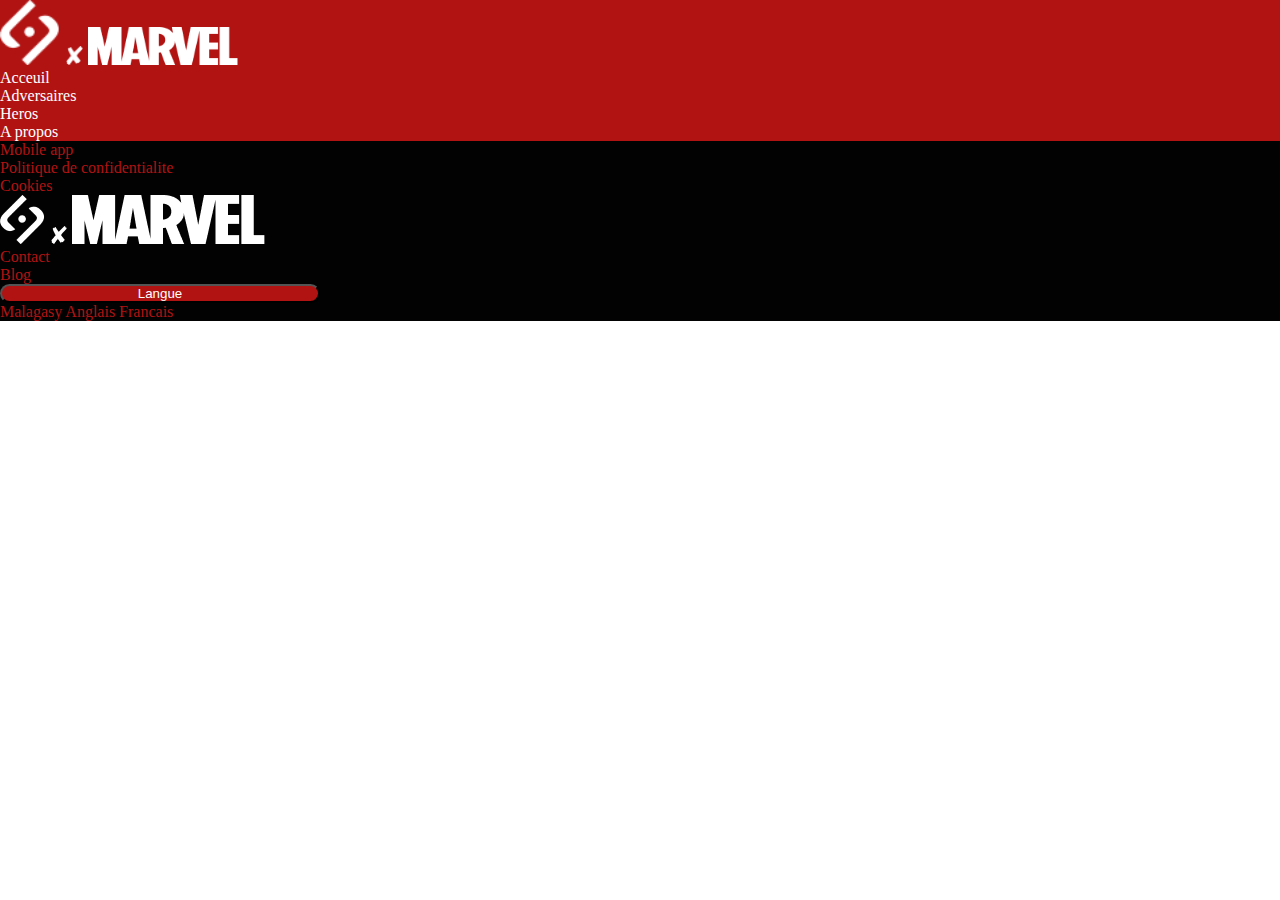
<file: bonus.html>
<!DOCTYPE html>
<html lang="en">
<head>
    <meta charset="UTF-8">
    <meta http-equiv="X-UA-Compatible" content="IE=edge">
    <meta name="viewport" content="width=device-width, initial-scale=1.0">
    <link href="https://cdn.jsdelivr.net/npm/bootstrap@5.1.3/dist/css/bootstrap.min.css" rel="stylesheet" integrity="sha384-1BmE4kWBq78iYhFldvKuhfTAU6auU8tT94WrHftjDbrCEXSU1oBoqyl2QvZ6jIW3" crossorigin="anonymous">
    <link rel="stylesheet" href="Assets/Css/style.css">
    <title>Home page</title>
</head>
<body>
    <nav id="navigation">
        <div class="container-fluid d-sm-flex text-center justify-content-between align-items-center py-3">
            <div class="mb-2 d-sm-flex text-center align-items-center">
                <img class="list-inline-item mx-4" style="width: 60px;" src="Assets/Logo/logo1.png" alt="logo">
                <img class="list-inline-item mx-4" style="width: 20px;" src="Assets/Logo/logo2.png" alt="logo">
                <img class="list-inline-item mx-4" style="width: 150px;" src="Assets/Logo/logo3.png" alt="logo">
            </div>
            <div class="menu pt-1">
                <ul class="list-inline m-0">
                    <li class="list-inline-item mx-4 fs-4"><a href="index.html"> <span class="mx-2 d-none d-md-inline">Acceuil</span></a></li>
                    <li class="list-inline-item mx-4 fs-4"><a href="adversaire.html"> <span class="mx-2 d-none d-md-inline">Adversaires</span></a></li>
                    <li class="list-inline-item mx-4 fs-4"><a href="#"> <span class="mx-2 d-none d-md-inline">Heros</span></a></li>
                    <li class="list-inline-item mx-4 fs-4"><a href="apropos.html"> </i> <span class="mx-2 d-none d-md-inline">A propos</span></a></li>
                </ul>
            </div>
        </div>
    </nav>
    <main>
        
    </main>
    <footer >
        <div class="container">
            <div class="row d-none d-md-block text-center pt-4">
                <div class="col-md-12 d-flex justify-content-between align-items-center">
                    <ul class="list-inline m-2">
                        <li class="list-inline-item justify-content-between"><a href="#">Mobile app</a></li>
                        <li class="list-inline-item justify-content-between"><a href="#">Politique de confidentialite</a></li>
                        <li class="list-inline-item justify-content-between"><a href="#">Cookies</a></li>
                    </ul>
                    <div class="logo">
                        <img src="Assets/Logo/logo1.png" alt="sayna">
                        <img src="Assets/Logo/logo2.png" alt="sayna">
                        <img src="Assets/Logo/logo3.png" alt="marvel">
                    </div>
                    <ul class="list-inline m-2">
                        <li class="list-inline-item"><a href="#">Contact</a></li>
                        <li class="list-inline-item"><a href="#">Blog</a></li>
                    </ul>
                    <div class="derouler">
                        <div class="btn-group">
                            <button type="button" class="btn dropdown-toggle dropdown" data-bs-toggle="dropdown">Langue</button>
                            <div class="dropdown-menu">
                              <a class="dropdown-item" href="#">Malagasy</a>
                              <a class="dropdown-item" href="#">Anglais</a>
                              <a class="dropdown-item" href="#">Francais</a>
                            </div>
                          </div>
                    </div>
                </div>
            </div>
        </div>
    </footer>
</body>
</html>
</file>
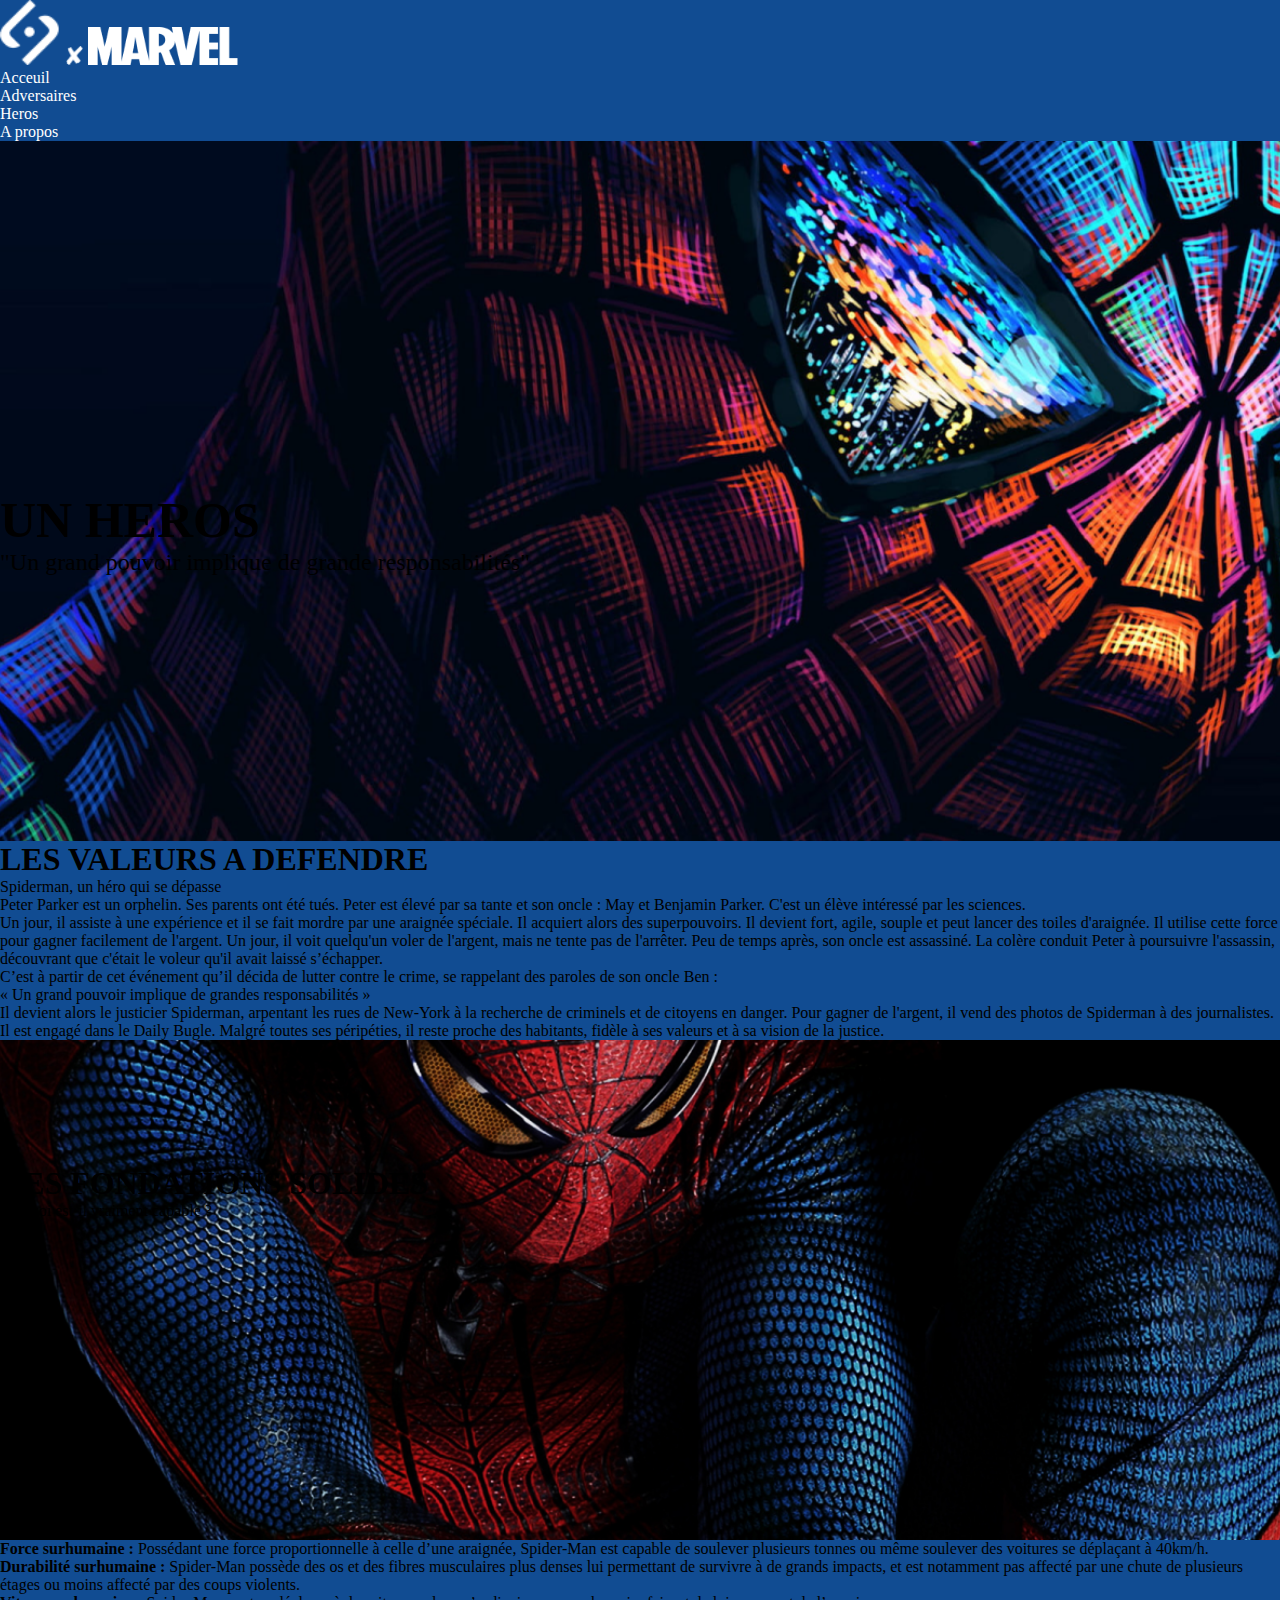
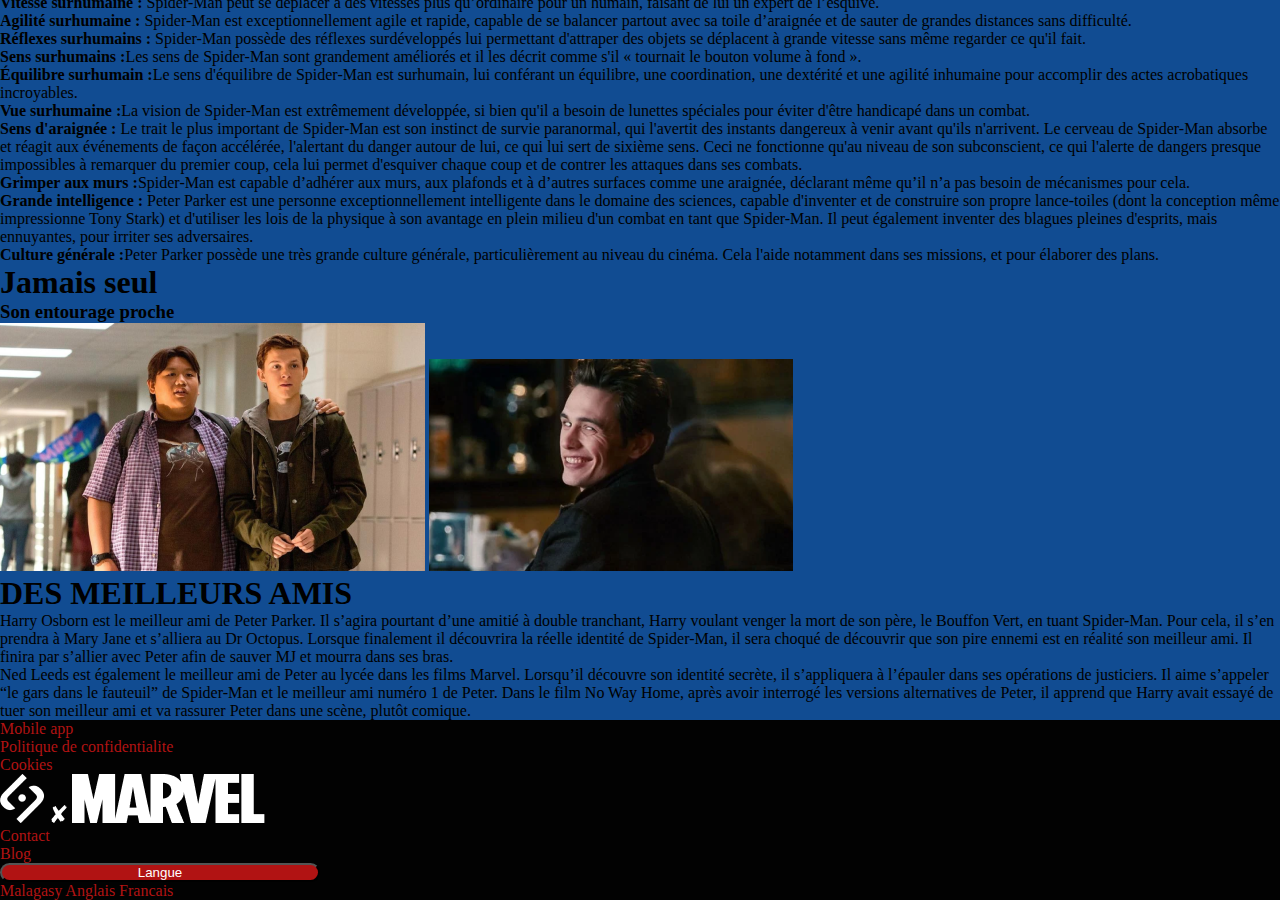
<file: hero.html>
<!DOCTYPE html>
<html lang="en">
<head>
    <meta charset="UTF-8">
    <meta http-equiv="X-UA-Compatible" content="IE=edge">
    <meta name="viewport" content="width=device-width, initial-scale=1.0">
    <link href="https://cdn.jsdelivr.net/npm/bootstrap@5.1.3/dist/css/bootstrap.min.css" rel="stylesheet" integrity="sha384-1BmE4kWBq78iYhFldvKuhfTAU6auU8tT94WrHftjDbrCEXSU1oBoqyl2QvZ6jIW3" crossorigin="anonymous">
    <link rel="stylesheet" href="Assets/Css/style.css">
    <link rel="stylesheet" href="Assets/Css/hero.css">
    <title>Home page</title>
</head>
<body>
    <nav id="navigation">
        <div class="container-fluid d-sm-flex text-center justify-content-between align-items-center py-3">
            <div class="mb-2 d-sm-flex text-center align-items-center">
                <img class="list-inline-item mx-4" style="width: 60px;" src="Assets/Logo/logo1.png" alt="logo">
                <img class="list-inline-item mx-4" style="width: 20px;" src="Assets/Logo/logo2.png" alt="logo">
                <img class="list-inline-item mx-4" style="width: 150px;" src="Assets/Logo/logo3.png" alt="logo">
            </div>
            <div class="menu pt-1">
                <ul class="list-inline m-0">
                    <li class="list-inline-item mx-4 fs-4"><a href="#"> <span class="mx-2 d-none d-md-inline">Acceuil</span></a></li>
                    <li class="list-inline-item mx-4 fs-4"><a href="adversaire.html"> <span class="mx-2 d-none d-md-inline">Adversaires</span></a></li>
                    <li class="list-inline-item mx-4 fs-4"><a href="hero.html"> <span class="mx-2 d-none d-md-inline">Heros</span></a></li>
                    <li class="list-inline-item mx-4 fs-4"><a href="apropos.html"> </i> <span class="mx-2 d-none d-md-inline">A propos</span></a></li>
                </ul>
            </div>
        </div>
    </nav>
    <main>
        <section id="heros">
            <div class="container mb-2 box">
                <h1 class="text-white fw-bold mb-4">UN HEROS</h1>
                <p class="text-white ">"Un grand pouvoir implique de grande responsabilités"</p>
            </div>
        </section>
        <section id="valeur">
            <div class="container">
                <h1 class="text-white fw-bold mb-4">LES VALEURS A DEFENDRE</h1>
                <p class="text-white fw-bold fs-12">Spiderman, un héro qui se dépasse</p>
                <div class="row">
                    <div class="col-md-6">
                        <p class="text-white">Peter Parker est un orphelin. Ses parents ont été tués. Peter est élevé 
                            par sa tante et son oncle : May et Benjamin Parker. C'est un élève intéressé par les
                             sciences.</p>
                        <p class="text-white">Un jour, il assiste à une expérience et il se fait mordre par une 
                            araignée spéciale. Il acquiert alors des superpouvoirs. Il devient fort, agile, souple
                            et peut lancer des toiles d'araignée. Il utilise cette force pour gagner facilement 
                            de l'argent. Un jour, il voit quelqu'un voler de l'argent, mais ne tente pas de l'arrêter. 
                            Peu de temps après, son oncle est assassiné. La colère conduit Peter à poursuivre 
                            l'assassin, découvrant que c'était le voleur qu'il avait laissé s’échapper.</p>
                        <p class="text-white">C’est à partir de cet événement qu’il décida de lutter contre le crime,
                            se rappelant des paroles de son oncle Ben :</p>
                        <p class="text-white fw-bold">« Un grand pouvoir implique de grandes responsabilités »</p>
                        <p class="text-white">Il devient alors le justicier Spiderman, arpentant les rues de New-York à la recherche de criminels et de citoyens en danger.
                            Pour gagner de l'argent, il vend des photos de Spiderman à des journalistes. Il est engagé dans le Daily Bugle.
                            Malgré toutes ses péripéties, il reste proche des habitants, fidèle à ses valeurs et à sa vision de la justice.</p>
                    </div>
                </div>
            </div>
        </section>
        <section id="fondation">
            <div class="container mb-2 box">
                <h1 class="text-white fw-bold mb-4">DES FONDATIONS SOLIDES</h1>
                <p class="text-white fw-bold fs-12">De quoi est-il vraiment capable ?</p>
            </div>
        </section>
        <section id="force">
            <div class="container">
                <div class="row box">
                    <div class="col-md-6">
                        <p class="text-white">
                            <span>Force surhumaine : </span>Possédant une force proportionnelle à celle d’une araignée, 
                            Spider-Man est capable de soulever plusieurs tonnes ou même soulever des voitures se 
                            déplaçant à 40km/h.
                        </p>
                        <p class="text-white">
                            <span>Durabilité surhumaine : </span>Spider-Man possède des os et des fibres musculaires 
                            plus denses lui permettant de survivre à de grands impacts, et est notamment pas affecté 
                            par une chute de plusieurs étages ou moins affecté par des coups violents.
                        </p>
                        <p class="text-white">
                            <span>Vitesse surhumaine : </span>Spider-Man peut se déplacer à des vitesses plus 
                            qu’ordinaire pour un humain, faisant de lui un expert de l’esquive.
                        </p>
                        <p class="text-white">
                            <span>Agilité surhumaine : </span>Spider-Man est exceptionnellement agile et rapide, 
                            capable de se balancer partout avec sa toile d’araignée et de sauter de grandes distances 
                            sans difficulté.
                        </p>
                        <p class="text-white">
                            <span>Réflexes surhumains : </span>Spider-Man possède des réflexes surdéveloppés lui
                             permettant d'attraper des objets se déplacent à grande vitesse sans même regarder ce 
                             qu'il fait.
                        </p>
                        <p class="text-white">
                            <span>Sens surhumains :</span>Les sens de Spider-Man sont grandement améliorés et il les 
                            décrit comme s'il « tournait le bouton volume à fond ».
                        </p>
                        <p class="text-white">
                            <span>Équilibre surhumain :</span>Le sens d'équilibre de Spider-Man est surhumain, lui 
                            conférant un équilibre, une coordination, une dextérité et une agilité inhumaine pour 
                            accomplir des actes acrobatiques incroyables.
                        </p>
                        <p class="text-white">
                            <span>Vue surhumaine :</span>La vision de Spider-Man est extrêmement développée, 
                            si bien qu'il a besoin de lunettes spéciales pour éviter d'être handicapé dans un combat.
                        </p>
                    </div>
                    <div class="col-md-6">
                        <p class="text-white">
                            <span>Sens d'araignée : </span>Le trait le plus important de Spider-Man est son instinct 
                            de survie paranormal, qui l'avertit des instants dangereux à venir avant qu'ils n'arrivent. 
                            Le cerveau de Spider-Man absorbe et réagit aux événements de façon accélérée, l'alertant du 
                            danger autour de lui, ce qui lui sert de sixième sens. Ceci ne fonctionne qu'au niveau de 
                            son subconscient, ce qui l'alerte de dangers presque impossibles à remarquer du premier 
                            coup, cela lui permet d'esquiver chaque coup et de contrer les attaques dans ses combats.
                        </p>
                        <p class="text-white">
                            <span>Grimper aux murs :</span>Spider-Man est capable d’adhérer aux murs, aux plafonds et
                            à d’autres surfaces comme une araignée, déclarant même qu’il n’a pas besoin de mécanismes 
                            pour cela.
                        </p>
                        <p class="text-white">
                            <span>Grande intelligence : </span>Peter Parker est une personne exceptionnellement 
                            intelligente dans le domaine des sciences, capable d'inventer et de construire son propre 
                            lance-toiles (dont la conception même impressionne Tony Stark) et d'utiliser les lois de 
                            la physique à son avantage en plein milieu d'un combat en tant que Spider-Man. Il peut 
                            également inventer des blagues pleines d'esprits, mais ennuyantes, pour irriter ses 
                            adversaires.
                        </p>
                        <p class="text-white">
                            <span>Culture générale :</span>Peter Parker possède une très grande culture générale, 
                            particulièrement au niveau du cinéma. Cela l'aide notamment dans ses missions, et pour 
                            élaborer des plans.
                        </p>
                    </div>
                </div>
                <h1 class="text-white">Jamais seul</h1>
                <h3 class="text-white">Son entourage proche</h3>
                <div class="row">
                    <div class="col-md-6">
                        <figure class="figure">
                            <img src="Assets/Illustration/img21.png" alt="les amis de spiderman" class="img-fluid">
                            <img src="Assets/Illustration/img22.png" alt="les amis de spiderman" class="img-fluid">
                        </figure>
                    </div>
                    <div class="col-md-6">
                        <h1 class="text-white">DES MEILLEURS AMIS</h1>
                        <p class="text-white">Harry Osborn est le meilleur ami de Peter Parker. Il s’agira pourtant 
                            d’une amitié à double tranchant, Harry voulant venger la mort de son père, le Bouffon Vert, 
                            en tuant Spider-Man. Pour cela, il s’en prendra à Mary Jane et s’alliera au Dr Octopus. 
                            Lorsque finalement il découvrira la réelle identité de Spider-Man, il sera choqué de 
                            découvrir que son pire ennemi est en réalité son meilleur ami. Il finira par s’allier avec 
                            Peter afin de sauver MJ et mourra dans ses bras. <br>
                            Ned Leeds est également le meilleur ami de Peter au lycée dans les films Marvel. Lorsqu’il
                            découvre son identité secrète, il s’appliquera à l’épauler dans ses opérations de justiciers.
                            Il aime s’appeler “le gars dans le fauteuil” de Spider-Man et le meilleur ami numéro 1 de 
                            Peter. Dans le film No Way Home, après avoir interrogé les versions alternatives de Peter, 
                            il apprend que Harry avait essayé de tuer son meilleur ami et va rassurer Peter dans une 
                            scène, plutôt comique.</p>
                    </div>
                </div>
            </div>
        </section>
    </main>
    <footer >
        <div class="container">
            <div class="row d-none d-md-block text-center pt-4">
                <div class="col-md-12 d-flex justify-content-between align-items-center">
                    <ul class="list-inline m-2">
                        <li class="list-inline-item justify-content-between"><a href="#">Mobile app</a></li>
                        <li class="list-inline-item justify-content-between"><a href="#">Politique de confidentialite</a></li>
                        <li class="list-inline-item justify-content-between"><a href="#">Cookies</a></li>
                    </ul>
                    <div class="logo">
                        <img src="Assets/Logo/logo1.png" alt="sayna">
                        <img src="Assets/Logo/logo2.png" alt="sayna">
                        <img src="Assets/Logo/logo3.png" alt="marvel">
                    </div>
                    <ul class="list-inline m-2">
                        <li class="list-inline-item"><a href="#">Contact</a></li>
                        <li class="list-inline-item"><a href="#">Blog</a></li>
                    </ul>
                    <div class="derouler">
                        <div class="btn-group">
                            <button type="button" class="btn dropdown-toggle dropdown" data-bs-toggle="dropdown">Langue</button>
                            <div class="dropdown-menu">
                              <a class="dropdown-item" href="#">Malagasy</a>
                              <a class="dropdown-item" href="#">Anglais</a>
                              <a class="dropdown-item" href="#">Francais</a>
                            </div>
                          </div>
                    </div>
                </div>
            </div>
        </div>
    </footer>
</body>
</html>
</file>
<file: Assets/Css/style.css>
*{
    padding: 0;
    margin: 0;
    box-sizing: border-box;
  }
  :root{
    --rouge: #B11313;
    --jaune: #F1C530;
    --blue: #114C92;
    --noir: #0000;
    --blanc: #ffff;
    
  }
  
  @font-face {
    font-family: 'far_from_homecoming';
    src: url(../police/far-from-homecoming.otf) format('OpenType ');
  }
  h1{
    font-family: 'far_from_homecoming';
  }
  
  /*design navigation*/
  #navigation{
    background-color: var(--rouge)
  }
  #navigation a:hover{
    color: #e0751c8c;
  
  }
  #navigation a{
    color: white;
    text-decoration: none;
  }
  /*design spiderman*/
  #spiderman {
    background-image: url(../Illustration/img1.png);
    height: 1000px;
    background-size: cover;
    background-position: center;  
  }
  #spiderman button{
    color: var(--rouge);
    border-radius: 10px;
    width: 20%;
  
  }
  #spiderman .opac{
    border: 2px solid;
    border-color: var(--blanc);
   
  }
  /*design cinema*/
  #cinema{
    background-color: var(--rouge);
    background-size: cover;
    background-position: center;
  }
  #spiderman .box{
    position: relative;
    top: 55%;
  }
  .card{
    background-color: #b113136c;
    border: none;
  }
  .button-card{
    border-radius: 20px;
    color: var(--rouge);
    margin-left: 25%;
  }
  /*design formulaire*/
#formulaire{
  background-color: var(--blue);
}
.form{
  border-color: var(--noir);
  border-radius: 20px;
  width: 20rem;
}
#formulaire .envoyer{
  border-radius: 10px;
  border: 2px solid;
  border-color: var(--blanc);
  color: var(--blanc);
  margin-left: 10%;
}
/*design newsletter*/
#newsletter{
  background-color: var(--rouge);
}
#newsletter .box{
  position: relative;
  top: 45%;
}
#newsletter .letterform{
  background-color: #b1131369;
  color: rgba(255, 255, 255, 0.918);
  border-color: var(--blanc);
  border-radius: 20px;
  width: 25rem;
}
#newsletter .envoyer{
border-radius: 20px;
color: var(--rouge);
background-color: var(--blanc);

}
#newsletter a {
  color: var(--blanc);
}
footer{
  background-color: #020202;
}
footer a{
  text-decoration: none;
  color: var(--rouge);
}
footer .dropdown{
  background-color: var(--rouge);
  color: var(--blanc);
  border-radius: 20px;
  width: 25%;
}
</file>
<file: Assets/Css/adversaire.css>
@import url('https://fonts.googleapis.com/css2?family=Montserrat:wght@300;500;800&family=Raleway:ital,wght@0,100;1,400&display=swap');
@font-face {
    font-family: 'far_from_homecoming';
    src: url(../police/far-from-homecoming.otf) format('OpenType ');
}
*{
    margin: 0;
    padding: 0;
    box-sizing: border-box;
}
.conteneur{
    width: 80%;
    margin: 0 auto;
}

body{
    font-family: Montserrat, sans-serif;
}
:root{
    --rouge: #B11313;
    --jaune: #F1C530;
    --blue: #114C92;
    --noir: #0000;
    --blanc: #ffff;
}
ul{
    list-style-type: none;
}
/*navigation*/
nav{
    background-color: var(--jaune);
    padding: 16px 0;
}
nav .navbar{
    display: flex;
    justify-content: space-between;
    align-items: center;

}
nav .brand img{
    padding-left: 20px;
}
nav .brand img:nth-child(2){
    padding-bottom: 15px;
}
nav .menu ul{
    display: flex;
    justify-content: space-between;
    align-items: center;
}
nav .menu ul li {
    margin-left: 70px;
    font-size: 20px;
    
}
nav .menu ul li a {
    color: var(--blanc);
    text-decoration: none;
}
/*hero*/
#hero{
    background-image: url(../Illustration/img7.png);
    height: 500px;
    background-position: center;
    background-repeat: no-repeat;
    background-size: cover;

}

#hero .description{
    color: var(--blanc);
    font-size: 35px;
    font-family: Montserrat;
}
Hero div{
    color: var(--blanc);
}
#hero .titre{
    font-family: 'far_from_homecoming';
    font-size: 5em;
    font-weight: 100;
    color: var(--blanc);
}
#hero .description{
    font-weight: bold;
    font-size: 1.4em;
}
#hero .box{
    position: relative;
    top: 25%;
}
/*design des card*/
#card-section {
    background-color: var(--jaune);
    padding-top: 30px;
}
#card-section .card{
    display: flex;
    justify-content: center;
    align-items: center;
    flex-wrap: wrap;
}
#card-section .card .card-hero{
    border: 6px solid #050505;
    border-bottom-left-radius: 50px;
    border-bottom-right-radius: 50px;
    width: 350px;
    height: 600px;
    margin: 20px;
    box-shadow: 0 4px 8px;
}
#card-section .card .card-hero .card-image{
    /*background-image: url(../Illustration/img8.png);*/
    background-color: aqua;
    height: 250px;
    background-size: cover;
    background-position: center;
    margin-bottom: 15px;

}
#card-section .card .card-hero:hover{
    background-color: #050505;
    color: #faf5f5;
    transform: scale(1.1);
}
/*image sur chaque carte*/
#card-section .card .card-hero .card-image1{
    background-image: url(../Illustration/img8.png);
}
#card-section .card .card-hero  .card-image2{
    background-image: url(../Illustration/img9.png);
}
#card-section .card .card-hero .card-image3{
    background-image: url(../Illustration/img10.png);
}
#card-section .card .card-hero .card-image4{
    background-image: url(../Illustration/img11.png);
}
#card-section .card .card-hero .card-image5{
    background-image: url(../Illustration/img12.png);
}
#card-section .card .card-hero .card-image6{
    background-image: url(../Illustration/img13.png);
}
#card-section .card .card-hero .card-image7{
    background-image: url(../Illustration/img14.png);
}
#card-section .card .card-hero .card-image8{
    background-image: url(../Illustration/img15.png);
}
#card-section .card .card-hero .card-image9{
    background-image: url(../Illustration/img16.png);
}
#card-section .card .card-hero .card-image10{
    background-image: url(../Illustration/img17.png);
}
#card-section .card .card-hero .card-image11{
    background-image: url(../Illustration/img18.png);
}
#card-section .card .card-hero .card-image12{
    background-image: url(../Illustration/img19.png);
}
#card-section .card .card-hero .card-image13{
    background-image: url(../Illustration/img20.png);
}
#card-section .card .card-hero .card-content{
    margin: 15px;
    font-size: 15px;

}
#card-section .card .card-hero .card-title{
    text-align: center;
    font-weight: bold;
}
#card-section .card .card-hero .card-content p{
    margin-bottom: 10px;
    padding-bottom: 5px;
}
#card-section .card .card-hero .card-content span{
    text-align: center;
    font-weight: bold;
}
footer{
    background-color: #020202;
  }
  footer a{
    text-decoration: none;
    color: var(--rouge);
  }
  footer .dropdown{
    background-color: var(--rouge);
    color: var(--blanc);
    border-radius: 20px;
    width: 25%;
  }
</file>
<file: Assets/Css/apropos.css>
*{
    padding: 0;
    margin: 0;
    box-sizing: border-box;
  }
  :root{
    --rouge: #B11313;
    --jaune: #F1C530;
    --blue: #114C92;
    --noir: #0000;
    --blanc: #ffff;
    
  }
  
  @font-face {
    font-family: 'far_from_homecoming';
    src: url(../police/far-from-homecoming.otf) format('OpenType ');
  }
  h1{
    font-family: 'far_from_homecoming';
  }
/*design partie latoile*/
#latoile{
    background-color: var(--jaune);
}
#latoile .box{
    position: relative;
    top: 50%;
}
#latoile .image{
    background-size: auto;
    background-position: center right;
}
/*design partie antenne*/
#antenne{
    background-color: var(--rouge);
}
#antenne .imgantenne{
    margin: 5% 0;
}
#antenne .form{
    color: #fdfeffc9;
    background-color: #ee090971;
    border-color: 2px solid #fdfeffc9;
    border-radius: 20px;
    width: 20rem;
}
#antenne  .envoyer{
    border-radius: 10px;
    border: 2px solid;
    border-color: #fdfeffc9;
    color: #fdfeffc9;
}
#antenne .formulaire{
    position: relative;
    left: 25%;
}
#marvel{
    background-color: var(--blue);
}
#marvel .mediabutton{
    justify-content: space-around;
    width: 15%;
    border-radius: 10px;
    color: var(--blanc);
    background-color: #114b928c;
    border: 1px solid #f7f8faa8;
}
</file>
<file: Assets/Css/hero.css>
@import url('https://fonts.googleapis.com/css2?family=Montserrat:wght@300;500;800&family=Raleway:ital,wght@0,100;1,400&display=swap');
*{
    padding: 0;
    margin: 0;
    box-sizing: border-box;
  }
  :root{
    --rouge: #B11313;
    --jaune: #F1C530;
    --blue: #114C92;
    --noir: #0000;
    --blanc: #ffff;
    
  }
  
  @font-face {
    font-family: 'far_from_homecoming';
    src: url(../police/far-from-homecoming.otf) format('OpenType ');
  }
  h1{
    font-family: 'far_from_homecoming';
  }
  /*design navigation*/
  #navigation{
    background-color: var(--blue)
  }
  #navigation a:hover{
    color: #010218a8;
  
  }
  #navigation a{
    color: white;
    text-decoration: none;
  }
  /*design heros*/
  #heros{
    background-image: url(../Illustration/img19.png);
    height: 700px;
    background-size: cover;
    background-position: center;  
  }
  #heros h1{
    font-size: 50px;
}
  #heros p{
      font-size: Montserrat;
      font-size: 24px;
  }
  #heros .box{
    position: relative;
    top: 50%;
  }
  /*design valeur*/
  #valeur{
    background-color: var(--blue)
  }
  /*design fondation*/
#fondation {
    background-image: url(../Illustration/img20.png);
    height: 500px;
    background-size: cover;
    background-position: center;  
}
#fondation .box{
    position: relative;
    top: 25%;
}
/*design force*/
#force{
  background-color: var(--blue);
}
#force .container span{
  font-weight: bold;
}
#force .container .box{
  position: relative;
  top: 10%;
}
</file>
